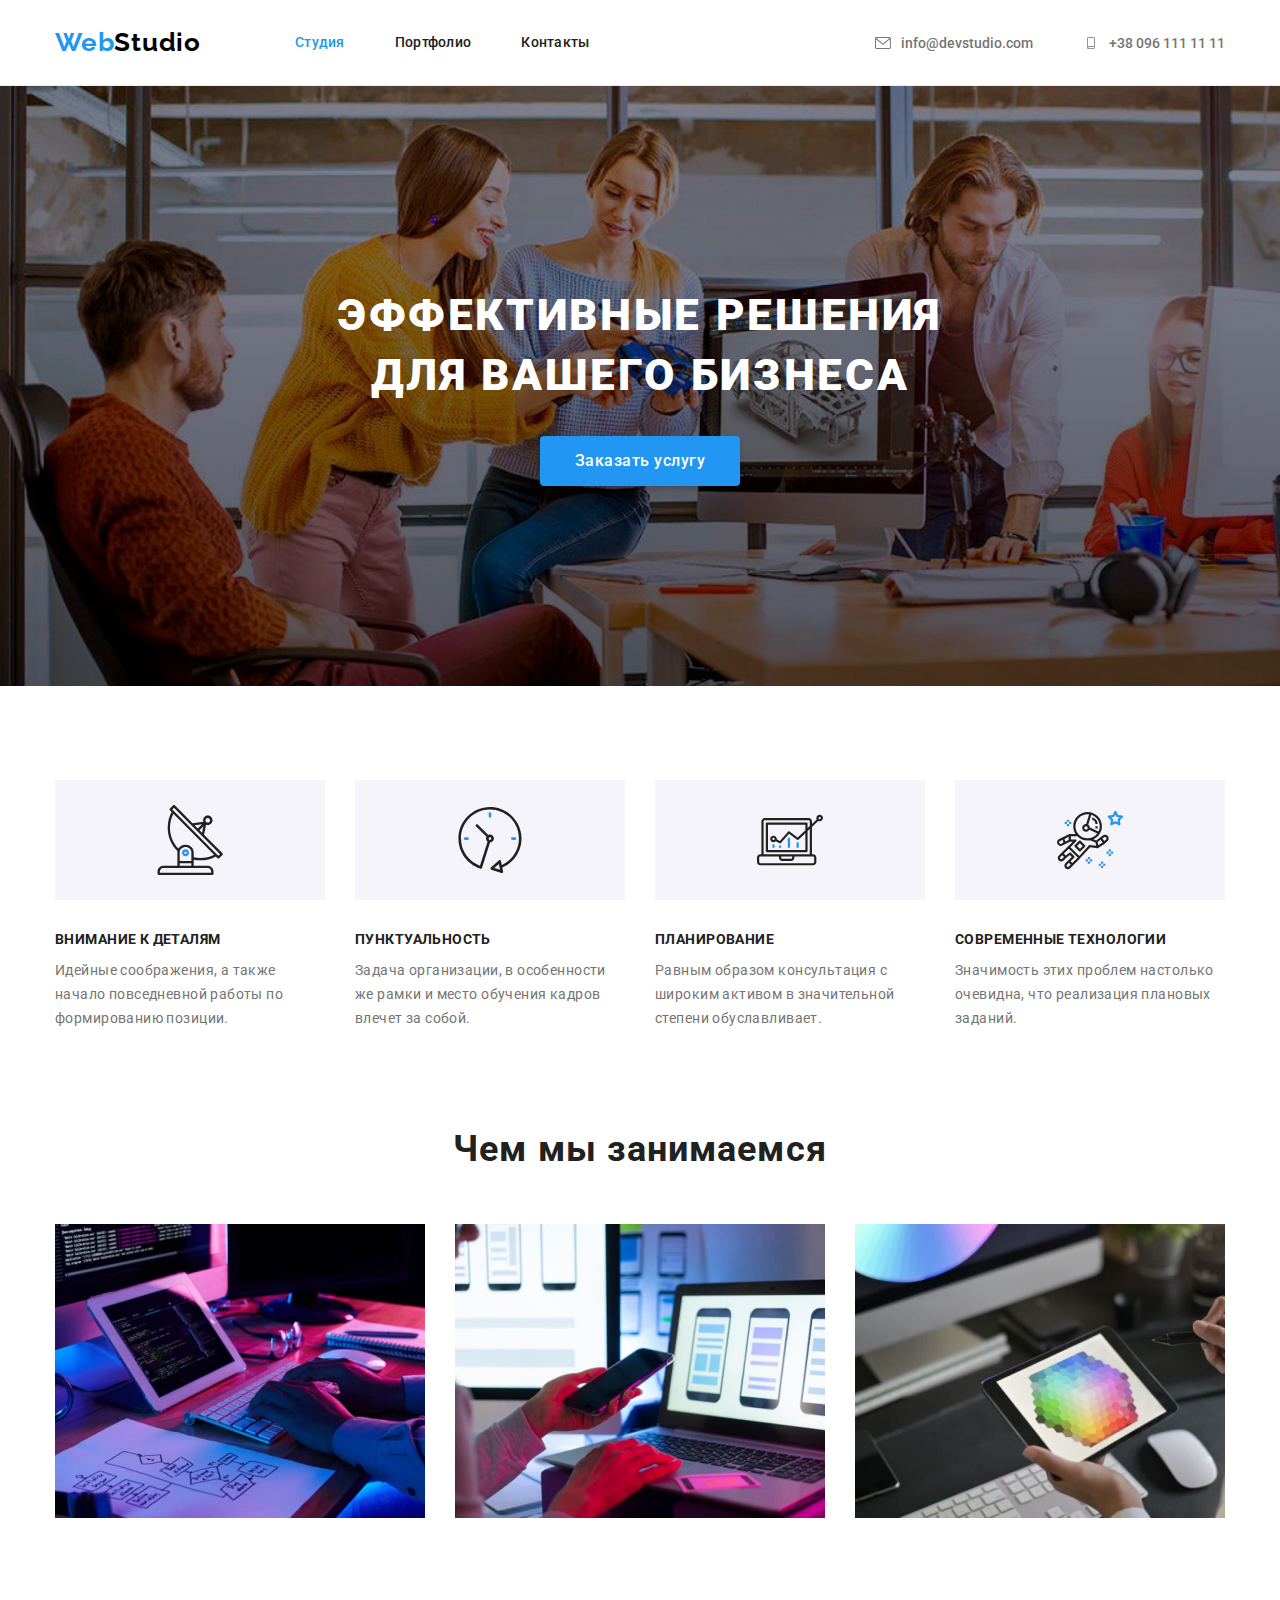
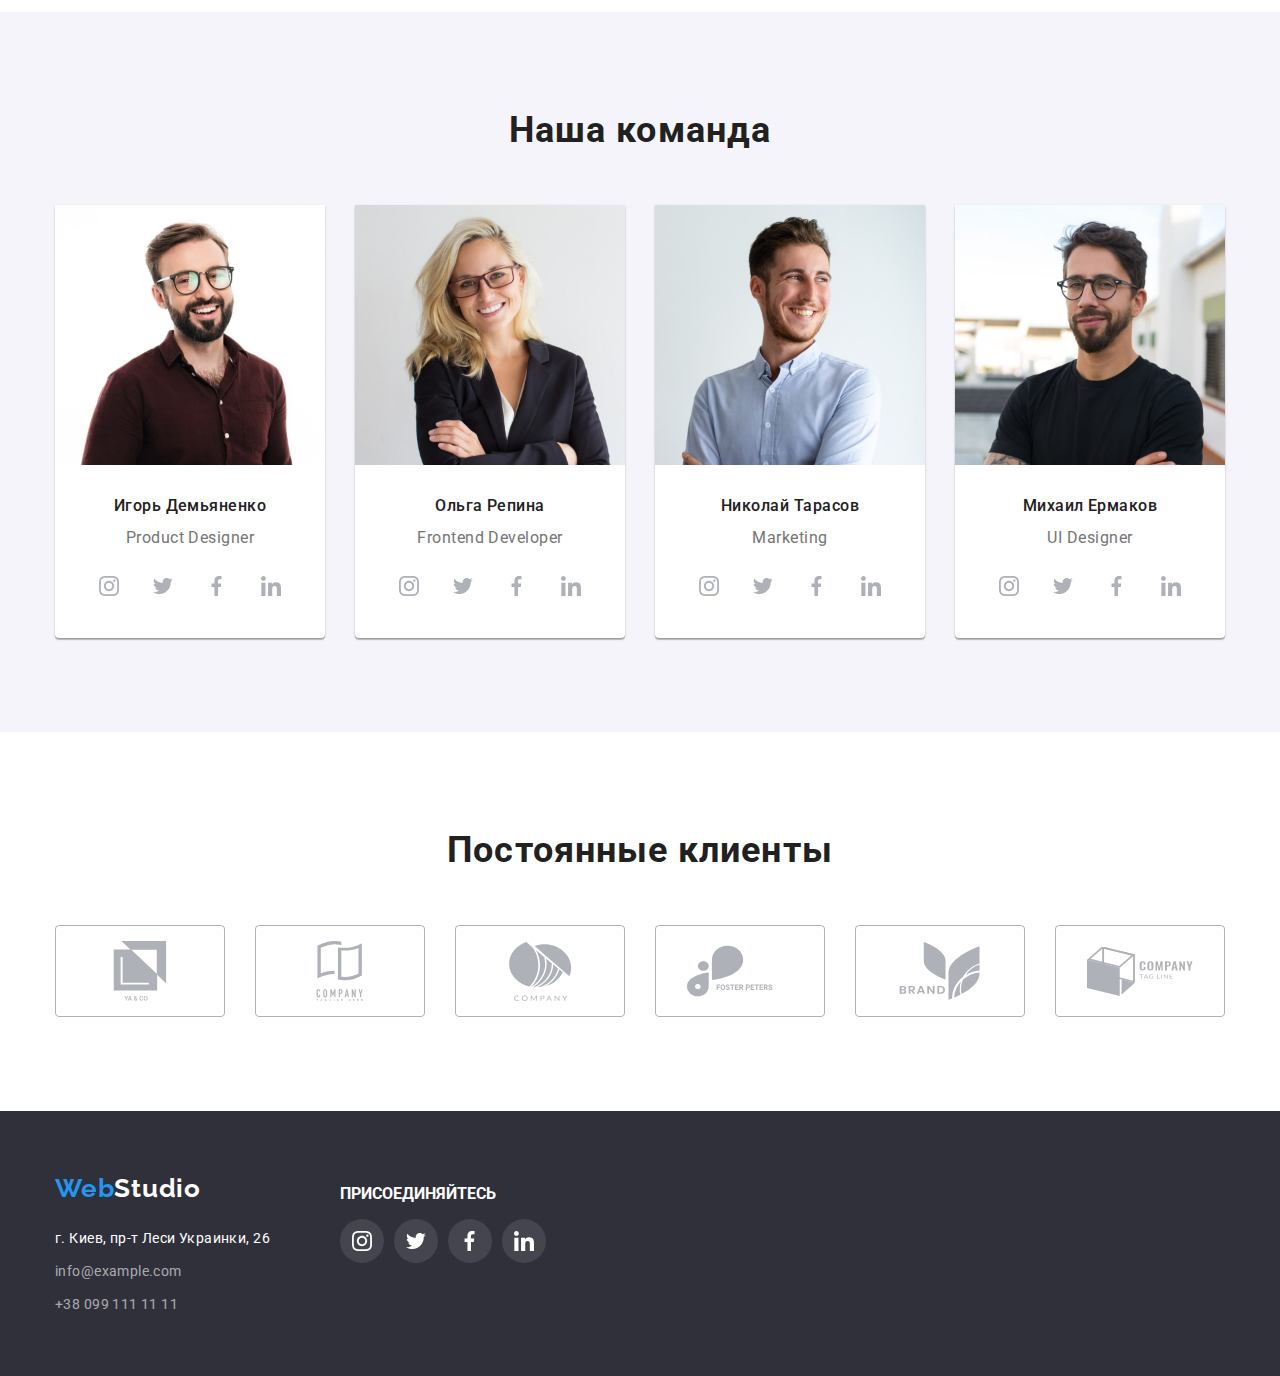
<file: index.html>
<!DOCTYPE html>
<html lang="en">
  <head>
    <meta charset="UTF-8" />
    <meta http-equiv="X-UA-Compatible" content="IE=edge" />
    <meta name="viewport" content="width=device-width, initial-scale=1.0" />
    <title>Document</title>
    <link
      rel="stylesheet"
      href="https://cdnjs.cloudflare.com/ajax/libs/modern-normalize/1.1.0/modern-normalize.css"
      integrity="sha512-Y0MM+V6ymRKN2zStTqzQ227DWhhp4Mzdo6gnlRnuaNCbc+YN/ZH0sBCLTM4M0oSy9c9VKiCvd4Jk44aCLrNS5Q=="
      crossorigin="anonymous"
      referrerpolicy="no-referrer"
    />

    <link rel="stylesheet" href="./css/styles-new.css" />
  </head>
  <body>
    <header class="header">
      <div class="container header-info">
        <nav class="menu">
          <a class="webstudio" href="./index.html"
            >Web<span class="colorstudio-top">Studio</span></a
          >
          <ul class="ul-menu">
            <li class="li-head-button">
              <a class="head-button active" href="./index.html">Студия</a>
            </li>
            <li class="li-head-button">
              <a class="head-button" href="./portfolio.html">Портфолио</a>
            </li>
            <li class="li-head-button">
              <a class="head-button" href="">Контакты</a>
            </li>
          </ul>
        </nav>

        <ul class="head-cotacts">
          <li class="head-cotacts-li">
            <a class="contacts-top" href="mailto:info@devstudio.com">
              <svg class="icons-contacts">
                <use class="test" href="./img/symbol-defs.svg#icon-mail"></use>
              </svg>
              info@devstudio.com
            </a>
          </li>
          <li class="head-cotacts-li">
            <a class="contacts-top" href="tel:+380961111111">
              <svg class="icons-contacts">
                <use
                  class="test"
                  href="./img/symbol-defs.svg#icon-phone-norm"
                ></use>
              </svg>
              +38 096 111 11 11
            </a>
          </li>
        </ul>
      </div>
    </header>

    <main>
      <!--==========================HERO-SECTION================================-->

      <section class="section hero-section">
        <div class="container">
          <div class="hero-content">
            <h1 class="texthello">Эффективные решения для вашего бизнеса</h1>
            <button class="button-main" type="button">Заказать услугу</button>
          </div>
        </div>
      </section>
      <!--==========================END-HERO-SECTION============================-->

      <!-- =========================SECTION-OUR-BENEFITS========================-->
      <section class="section our-benefits">
        <div class="container">
          <ul class="menu-feature">
            <li class="li-menu-feature">
              <svg class="div-feature-icons">
                <use href="./img/symbol-defs.svg#icon-plate-all"></use>
              </svg>
              <h3 class="feature">Внимание к деталям</h3>
              <p class="p-benefits-content">
                Идейные соображения, а также начало повседневной работы по
                формированию позиции.
              </p>
            </li>

            <li class="li-menu-feature">
              <svg class="div-feature-icons">
                <use href="./img/symbol-defs.svg#icon-clock-all"></use>
              </svg>
              <h3 class="feature">Пунктуальность</h3>
              <p class="p-benefits-content">
                Задача организации, в особенности же рамки и место обучения
                кадров влечет за собой.
              </p>
            </li>

            <li class="li-menu-feature">
              <svg class="div-feature-icons">
                <use href="./img/symbol-defs.svg#icon-chart-all"></use>
              </svg>
              <h3 class="feature">Планирование</h3>
              <p class="p-benefits-content">
                Равным образом консультация с широким активом в значительной
                степени обуславливает.
              </p>
            </li>

            <li class="li-menu-feature">
              <svg class="div-feature-icons">
                <use href="./img/symbol-defs.svg#icon-astronaut-all"></use>
              </svg>
              <h3 class="feature">Современные технологии</h3>
              <p class="p-benefits-content">
                Значимость этих проблем настолько очевидна, что реализация
                плановых заданий.
              </p>
            </li>
          </ul>
        </div>
      </section>
      <!-- =========================END-SECTION-OUR-BENEFITS====================-->

      <!-- =========================SECTION-WHAT-ARE-WE-DO====================-->
      <section class="section">
        <div class="container">
          <h2 class="what-are-wedoo-and-ourteam">Чем мы занимаемся</h2>
          <ul class="whatarewedo-list">
            <li class="whatarewedo-list-li">
              <img
                src="./img/s21.jpg"
                alt="coding"
                width="370"
                height="294"
                class="img"
              />
            </li>
            <li class="whatarewedo-list-li">
              <img
                src="./img/s22.jpg"
                alt="phoning"
                width="370"
                height="294"
                class="img"
              />
            </li>
            <li class="whatarewedo-list-li">
              <img
                src="./img/s23.jpg"
                alt="picturing"
                width="370"
                height="294"
                class="img"
              />
            </li>
          </ul>
        </div>
      </section>
      <!-- ================END-SECTION-WHAT-ARE-WE-DO====================-->

      <!-- ================SECTION-OUR-TEAM====================-->
      <section class="sectionourteam section">
        <div class="container">
          <h2 class="what-are-wedoo-and-ourteam">Наша команда</h2>
          <ul class="menu-people">
            <li class="name-box">
              <img src="./img/igor.jpg" alt="igor" width="270" height="260" />
              <div class="div-name-box">
                <h3 class="name">Игорь Демьяненко</h3>
                <p class="position">Product Designer</p>
                <ul class="social-links-list">
                  <li>
                    <a class="buttons-social-links" href="">
                      <svg class="icons-social-links">
                        <use href="./img/symbol-defs.svg#icon-instagram"></use>
                      </svg>
                    </a>
                  </li>
                  <li>
                    <a class="buttons-social-links" href="">
                      <svg class="icons-social-links">
                        <use href="./img/symbol-defs.svg#icon-twitter"></use>
                      </svg>
                    </a>
                  </li>
                  <li>
                    <a class="buttons-social-links" href="">
                      <svg class="icons-social-links">
                        <use href="./img/symbol-defs.svg#icon-fbook"></use>
                      </svg>
                    </a>
                  </li>
                  <li>
                    <a class="buttons-social-links" href="">
                      <svg class="icons-social-links">
                        <use href="./img/symbol-defs.svg#icon-in"></use>
                      </svg>
                    </a>
                  </li>
                </ul>
              </div>
            </li>

            <li class="name-box">
              <img src="./img/olga.jpg" alt="olga" width="270" height="260" />
              <div class="div-name-box">
                <h3 class="name">Ольга Репина</h3>
                <p class="position">Frontend Developer</p>
                <ul class="social-links-list">
                  <li>
                    <a class="buttons-social-links" href="">
                      <svg class="icons-social-links">
                        <use href="./img/symbol-defs.svg#icon-instagram"></use>
                      </svg>
                    </a>
                  </li>
                  <li>
                    <a class="buttons-social-links" href="">
                      <svg class="icons-social-links">
                        <use href="./img/symbol-defs.svg#icon-twitter"></use>
                      </svg>
                    </a>
                  </li>
                  <li>
                    <a class="buttons-social-links" href="">
                      <svg class="icons-social-links">
                        <use href="./img/symbol-defs.svg#icon-fbook"></use>
                      </svg>
                    </a>
                  </li>
                  <li>
                    <a class="buttons-social-links" href="">
                      <svg class="icons-social-links">
                        <use href="./img/symbol-defs.svg#icon-in"></use>
                      </svg>
                    </a>
                  </li>
                </ul>
              </div>
            </li>

            <li class="name-box">
              <img src="./img/kolya.jpg" alt="kolya" width="270" height="260" />

              <div class="div-name-box">
                <h3 class="name">Николай Тарасов</h3>
                <p class="position">Marketing</p>
                <ul class="social-links-list">
                  <li>
                    <a class="buttons-social-links" href="">
                      <svg class="icons-social-links">
                        <use href="./img/symbol-defs.svg#icon-instagram"></use>
                      </svg>
                    </a>
                  </li>
                  <li>
                    <a class="buttons-social-links" href="">
                      <svg class="icons-social-links">
                        <use href="./img/symbol-defs.svg#icon-twitter"></use>
                      </svg>
                    </a>
                  </li>
                  <li>
                    <a class="buttons-social-links" href="">
                      <svg class="icons-social-links">
                        <use href="./img/symbol-defs.svg#icon-fbook"></use>
                      </svg>
                    </a>
                  </li>
                  <li>
                    <a class="buttons-social-links" href="">
                      <svg class="icons-social-links">
                        <use href="./img/symbol-defs.svg#icon-in"></use>
                      </svg>
                    </a>
                  </li>
                </ul>
              </div>
            </li>

            <li class="name-box">
              <img
                src="./img/michael.jpg"
                alt="kolya"
                width="270"
                height="260"
              />

              <div class="div-name-box">
                <h3 class="name">Михаил Ермаков</h3>
                <p class="position">UI Designer</p>
                <ul class="social-links-list">
                  <li>
                    <a class="buttons-social-links" href="">
                      <svg class="icons-social-links">
                        <use href="./img/symbol-defs.svg#icon-instagram"></use>
                      </svg>
                    </a>
                  </li>
                  <li>
                    <a class="buttons-social-links" href="">
                      <svg class="icons-social-links">
                        <use href="./img/symbol-defs.svg#icon-twitter"></use>
                      </svg>
                    </a>
                  </li>
                  <li>
                    <a class="buttons-social-links" href="">
                      <svg class="icons-social-links">
                        <use href="./img/symbol-defs.svg#icon-fbook"></use>
                      </svg>
                    </a>
                  </li>
                  <li>
                    <a class="buttons-social-links" href="">
                      <svg class="icons-social-links">
                        <use href="./img/symbol-defs.svg#icon-in"></use>
                      </svg>
                    </a>
                  </li>
                </ul>
              </div>
            </li>
          </ul>
        </div>
      </section>
      <!-- ================END-SECTION-OUR-TEAM====================-->

      <!-- ================SECTION-OUR-CLIENTS====================-->
      <section class="section">
        <div class="container">
          <h2>Постоянные клиенты</h2>
          <ul class="section-clients">
            <li class="client-links">
              <a class="client-links-border" href="">
                <svg class="icons-clients">
                  <use href="./img/symbol-defs.svg#icon-clients-yaco"></use>
                </svg>
              </a>
            </li>
            <li class="client-links">
              <a class="client-links-border" href="">
                <svg class="icons-clients">
                  <use
                    href="./img/symbol-defs.svg#icon-clients-company-1"
                  ></use>
                </svg>
              </a>
            </li>
            <li class="client-links">
              <a class="client-links-border" href="">
                <svg class="icons-clients">
                  <use
                    href="./img/symbol-defs.svg#icon-clients-company-circle"
                  ></use>
                </svg>
              </a>
            </li>
            <li class="client-links">
              <a class="client-links-border" href="">
                <svg class="icons-clients">
                  <use
                    href="./img/symbol-defs.svg#icon-clients-foster-peters"
                  ></use>
                </svg>
              </a>
            </li>
            <li class="client-links">
              <a class="client-links-border" href="">
                <svg class="icons-clients">
                  <use href="./img/symbol-defs.svg#icon-clients-brand"></use>
                </svg>
              </a>
            </li>
            <li class="client-links">
              <a class="client-links-border" href="">
                <svg class="icons-clients">
                  <use
                    href="./img/symbol-defs.svg#icon-clients-company-last"
                  ></use>
                </svg>
              </a>
            </li>
          </ul>
        </div>
      </section>
      <!-- ================END-SECTION-OUR-CLIENTS====================-->
    </main>

    <footer class="podval">
      <div class="container footer-con">
        <div class="div-button-and-adress">
          <a class="lowwebstudio" href="./index.html"
            >Web<span class="webstudio-low">Studio</span></a
          >

          <address>
            <ul class="footer-adress">
              <li class="addr-prop">
                <p>г. Киев, пр-т Леси Украинки, 26</p>
              </li>

              <li class="li-footer">
                <a class="footer-adress-prop" href="mailto:info@devstudio.com"
                  >info@example.com</a
                >
              </li>

              <li class="li-footer">
                <a class="footer-adress-prop" href="tel:+380961111111"
                  >+38 099 111 11 11</a
                >
              </li>
            </ul>
          </address>
        </div>
        <div class="join-us">
          <p class="p-join-us">ПРИСОЕДИНЯЙТЕСЬ</p>
          <ul class="social-links-list-footer">
            <li>
              <a class="buttons-social-links-footer" href="">
                <svg class="icons-social-links-footer">
                  <use href="./img/symbol-defs.svg#icon-instagram"></use>
                </svg>
              </a>
            </li>
            <li>
              <a class="buttons-social-links-footer" href="">
                <svg class="icons-social-links-footer">
                  <use href="./img/symbol-defs.svg#icon-twitter"></use>
                </svg>
              </a>
            </li>
            <li>
              <a class="buttons-social-links-footer" href="">
                <svg class="icons-social-links-footer">
                  <use href="./img/symbol-defs.svg#icon-fbook"></use>
                </svg>
              </a>
            </li>
            <li>
              <a class="buttons-social-links-footer" href="">
                <svg class="icons-social-links-footer">
                  <use href="./img/symbol-defs.svg#icon-in"></use>
                </svg>
              </a>
            </li>
          </ul>
        </div>
      </div>
    </footer>
  </body>
</html>
</file>
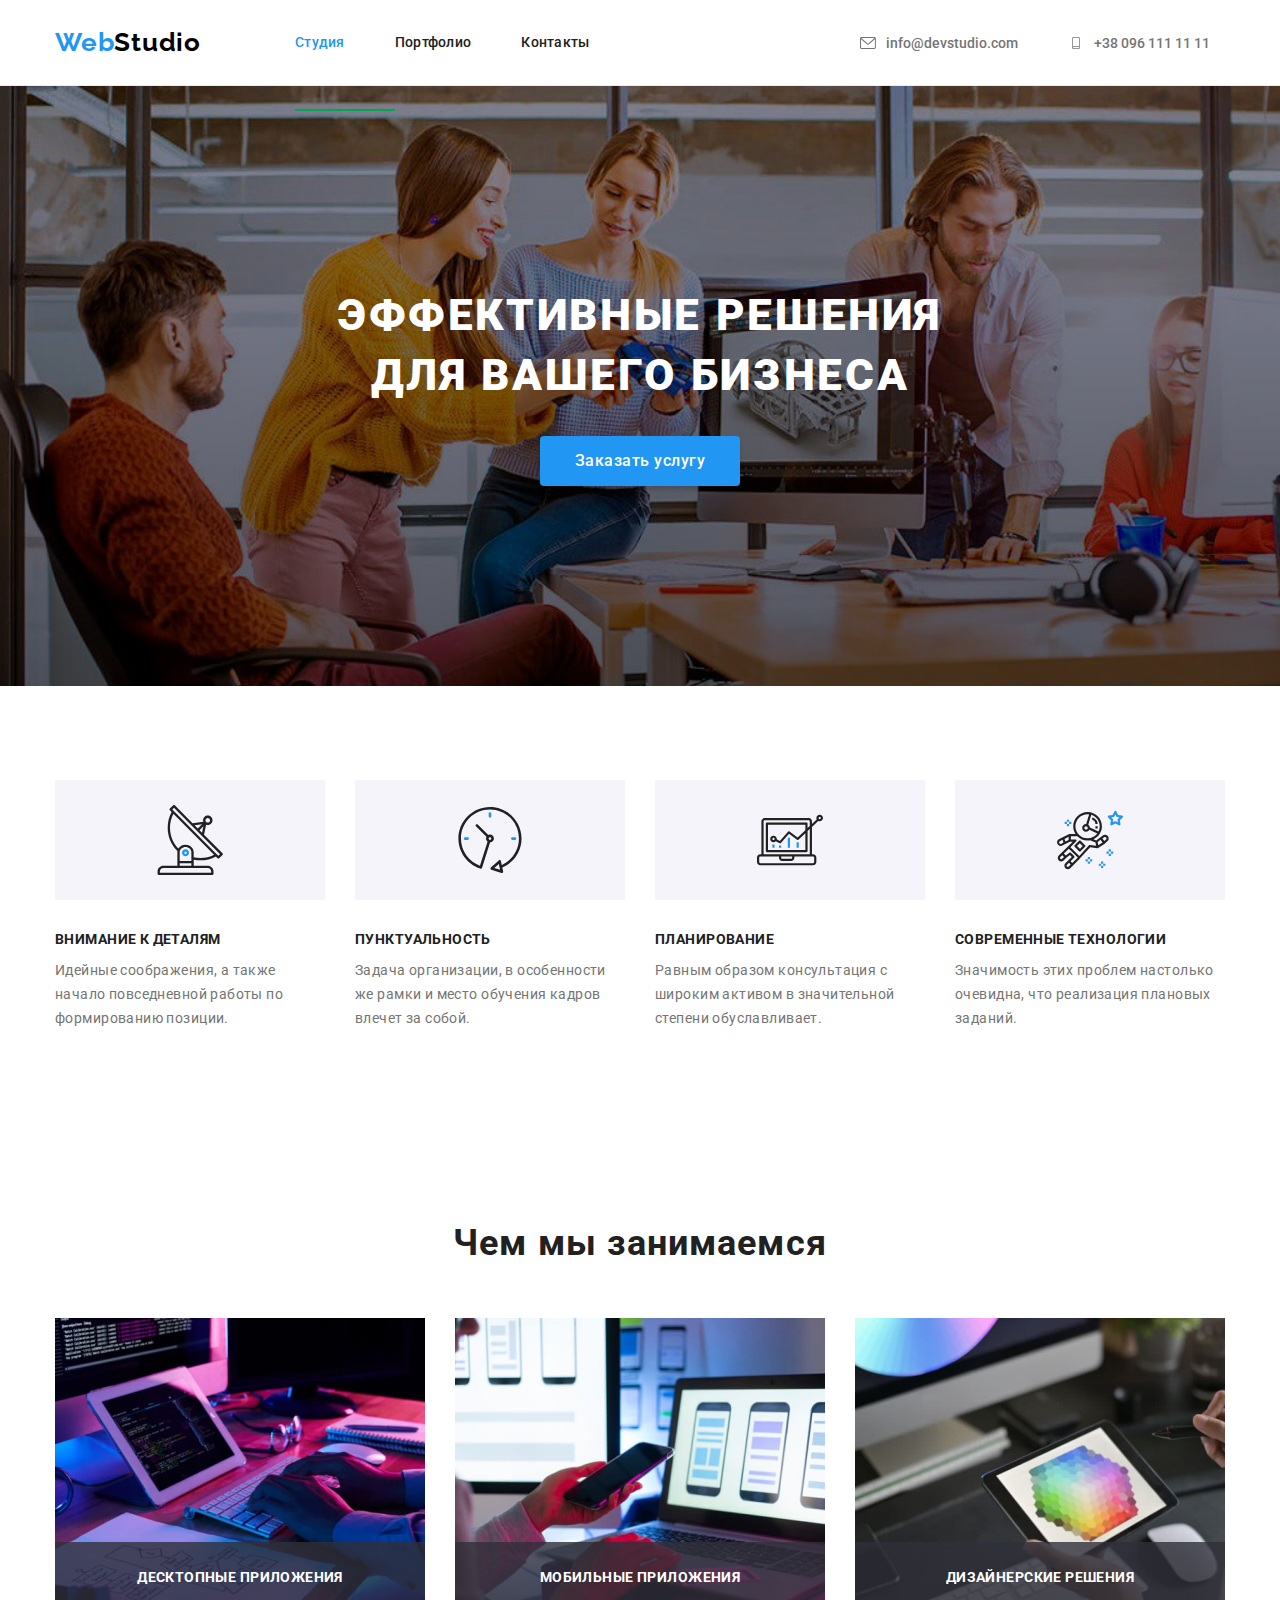
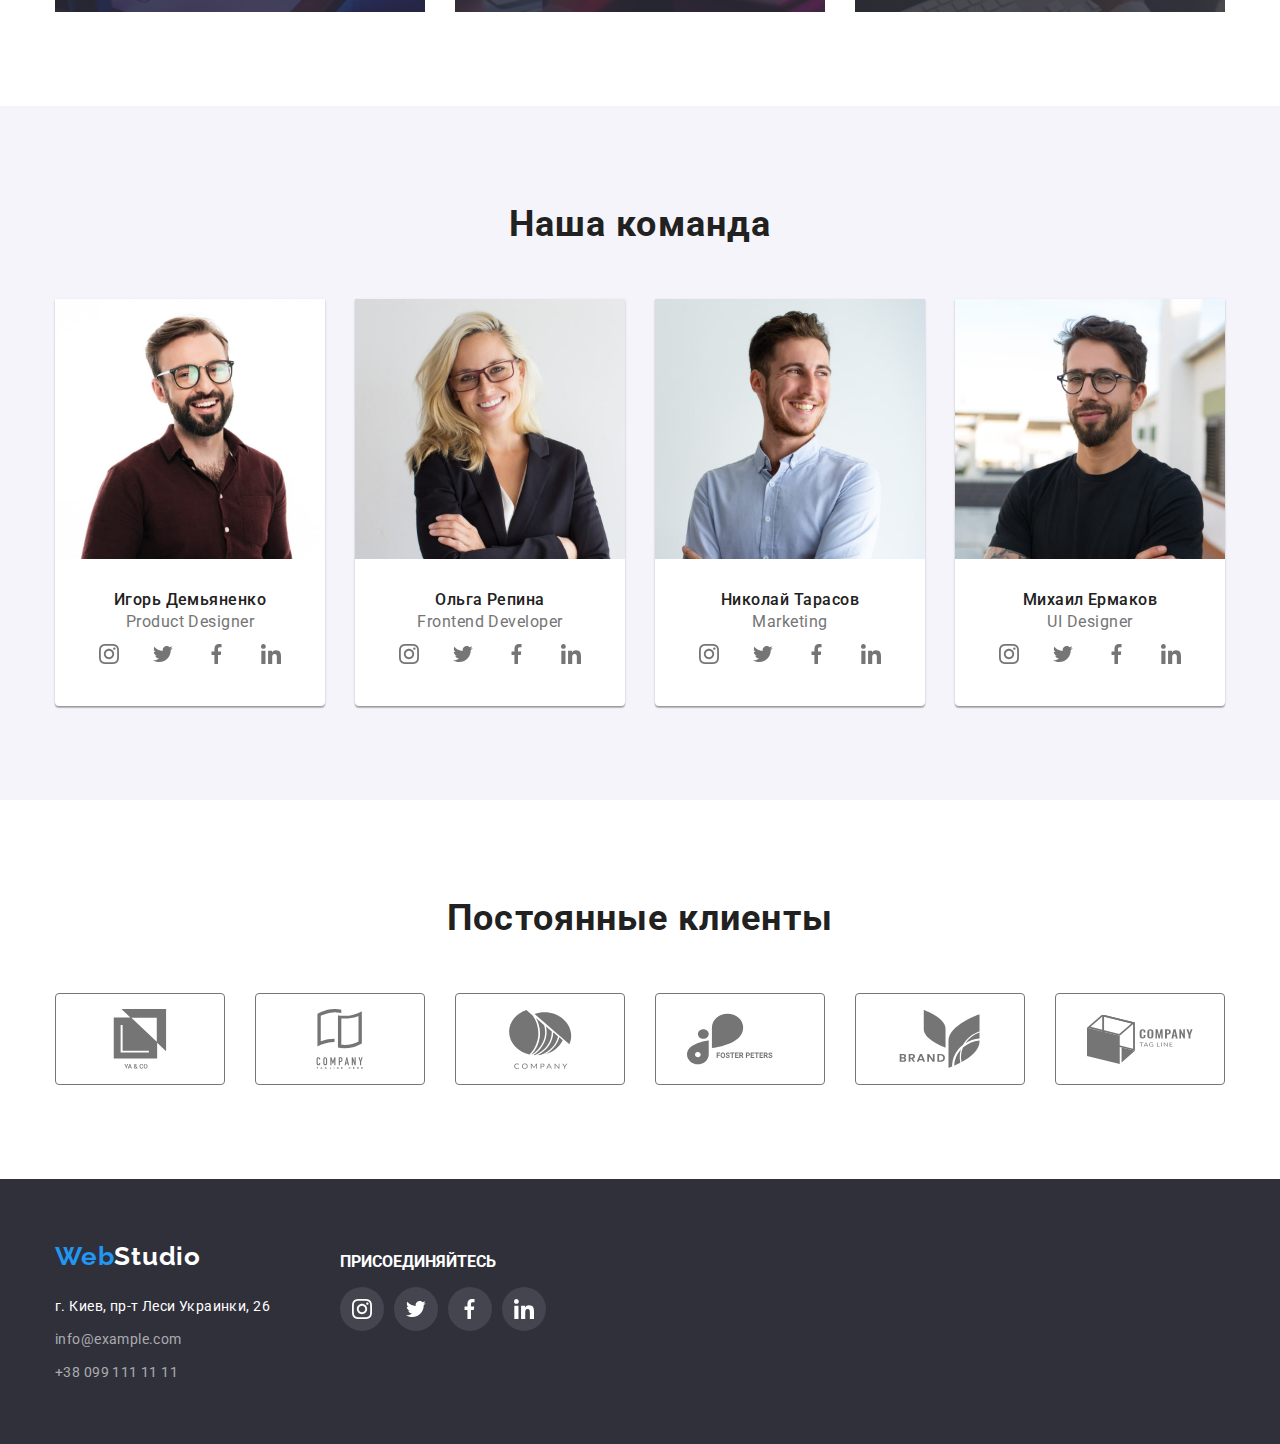
<file: papka/goit-markup-hw-04-main/index.html>
<!DOCTYPE html>
<html lang="en">
  <head>
    <meta charset="UTF-8" />
    <meta http-equiv="X-UA-Compatible" content="IE=edge" />
    <meta name="viewport" content="width=device-width, initial-scale=1.0" />
    <title>Document</title>
    <link rel="stylesheet" href="https://cdnjs.cloudflare.com/ajax/libs/modern-normalize/1.1.0/modern-normalize.css" integrity="sha512-Y0MM+V6ymRKN2zStTqzQ227DWhhp4Mzdo6gnlRnuaNCbc+YN/ZH0sBCLTM4M0oSy9c9VKiCvd4Jk44aCLrNS5Q==" crossorigin="anonymous" referrerpolicy="no-referrer" />
    <link rel="stylesheet" href="./css/styles-mutual.css" />
    <link rel="stylesheet" href="./css/styles-index.css" />
  </head>
  <body>
    <header class="header">
      <div class="container header-info">
        <nav class="menu">
        <a class="webstudio" href="./index.html"
        >Web<span class="colorstudio-top">Studio</span></a>
        <ul class="ul-menu">
          <li class="li-head-button">
            <a class="head-button active" href="./index.html">Студия</a>
          </li>
          <li class="li-head-button">
            <a class="head-button" href="./portfolio.html">Портфолио</a>
          </li>
          <li class="li-head-button">
            <a class="head-button" href="">Контакты</a>
          </li>
        </ul>
        </nav>

        <div class="div-contacts">
        <a class="contacts-top mail" href="mailto:info@devstudio.com">
          <svg class="icons-contacts">
            <use class="test" href="./img/symbol-defs.svg#icon-mail">
            </use>
          </svg>
          info@devstudio.com</a>
        <a class="contacts-top" href="tel:+380961111111">
          <svg class="icons-contacts">
            <use class="test" href="./img/symbol-defs.svg#icon-phone-norm">
            </use>
          </svg>
          +38 096 111 11 11</a>
        </div>
      </div>
    </header>

    <main>
<!--==========================HERO-SECTION================================-->
      <section class="hero-section section">
        <div class="container div-hero">
            <h1 class="texthello">
              Эффективные решения<br />
              для вашего бизнеса
            </h1>
            <button class="button-main" type="button">Заказать услугу</button>
          </div>
      </section>
<!--==========================END-HERO-SECTION============================-->


<!-- =========================SECTION-OUR-BENEFITS========================-->
<section class="section our-benefits">
  <div class="container">
    <ul class="menu-feature">
      <li class="li-menu-feature" >
          <svg class="div-feature-icons">
            <use href="./img/symbol-defs.svg#icon-plate-all"></use>
          </svg>
        <h3 class="feature">Внимание к деталям</h3>
        <p class="content f1">
          Идейные соображения, а также начало повседневной работы по формированию позиции.
        </p>
      </li>

      <li class="li-menu-feature" >
          <svg class="div-feature-icons">
            <use href="./img/symbol-defs.svg#icon-clock-all"></use>
          </svg>
        <h3 class="feature">Пунктуальность</h3>
        <p class="content f2">
          Задача организации, в особенности же рамки и место обучения кадров влечет за собой.
        </p>
      </li>

      <li class="li-menu-feature" >
          <svg class="div-feature-icons">
            <use href="./img/symbol-defs.svg#icon-chart-all"></use>
          </svg>
        <h3 class="feature">Планирование</h3>
        <p class="content f3">
          Равным образом консультация с широким активом в значительной степени обуславливает.
        </p>
      </li>

      <li class="li-menu-feature" >
          <svg class="div-feature-icons">
            <use href="./img/symbol-defs.svg#icon-astronaut-all"></use>
          </svg>
        <h3 class="feature">Современные технологии</h3>
        <p class="content f4">
          Значимость этих проблем настолько очевидна, что реализация плановых заданий.
        </p>
      </li>
    </ul>
  </div>

</section>
<!-- =========================END-SECTION-OUR-BENEFITS====================-->


<!-- =========================SECTION-WHAT-ARE-WE-DO====================-->
      <section class="whatarewedo-sec section">
        <div class="container">
          <h2 class="whtrwd-and-rtm">Чем мы занимаемся</h2>
          <ul class="whatarewedo-list">
           <li class="whatarewedo-list-li">
           <img src="./img/s21.jpg" alt="text" width="370" height="294" class="img"/>
           <div class="whatarewedo-list-li-div">
            <p class="whatarewedo-list-li-div-p">Десктопные приложения</p>
           </div>



          </li>
           <li class="whatarewedo-list-li">
            <img src="./img/s22.jpg" alt="text" width="370" height="294" class="img" />
            <div class="whatarewedo-list-li-div">
              <p class="whatarewedo-list-li-div-p">Мобильные приложения</p>
             </div>
            </li>
            <li class="whatarewedo-list-li">
            <img src="./img/s23.jpg" alt="text" width="370" height="294" class="img" />
            <div class="whatarewedo-list-li-div">
              <p class="whatarewedo-list-li-div-p">Дизайнерские решения</p>
             </div>
           </li>
         </ul>
        </div>
      </section>
<!-- ================END-SECTION-WHAT-ARE-WE-DO====================-->


<!-- ================SECTION-OUR-TEAM====================-->
      <section class="sectionourteam section">
        <div class="container">
        <h2 class="whtrwd-and-rtm">Наша команда</h2>
        <ul class="menu-people">
          <li class="name-box">
            <img src="./img/igor.jpg" alt="igor" width="270" height="260" />
            <div class="div-name-box">
              <h3 class="name">Игорь Демьяненко</h3>
              <p class="position">Product Designer</p>
              <ul class="social-links-list">
                <li>
                    <a class="buttons-social-links" href="">
                        <svg class="icons-social-links">
                            <use href="./img/symbol-defs.svg#icon-instagram"></use>
                          </svg>
                    </a>
                </li>
                <li>
                    <a class="buttons-social-links" href="">
                        <svg class="icons-social-links">
                            <use href="./img/symbol-defs.svg#icon-twitter"></use>
                          </svg>
                    </a>
                </li>
                <li>
                    <a class="buttons-social-links" href="">
                        <svg class="icons-social-links">
                            <use href="./img/symbol-defs.svg#icon-fbook"></use>
                          </svg>
                    </a>
                </li>
                <li>
                    <a class="buttons-social-links" href="">
                        <svg class="icons-social-links">
                            <use href="./img/symbol-defs.svg#icon-in"></use>
                          </svg>
                    </a>
                </li>
            </ul>
            </div>
          </li>
    
          <li class="name-box">
            <img src="./img/olga.jpg" alt="olga" width="270" height="260" />
            <div class="div-name-box">
              <h3 class="name">Ольга Репина</h3>
              <p class="position">Frontend Developer</p>
              <ul class="social-links-list">
                <li>
                    <a class="buttons-social-links" href="">
                        <svg class="icons-social-links">
                            <use href="./img/symbol-defs.svg#icon-instagram"></use>
                          </svg>
                    </a>
                </li>
                <li>
                    <a class="buttons-social-links" href="">
                        <svg class="icons-social-links">
                            <use href="./img/symbol-defs.svg#icon-twitter"></use>
                          </svg>
                    </a>
                </li>
                <li>
                    <a class="buttons-social-links" href="">
                        <svg class="icons-social-links">
                            <use href="./img/symbol-defs.svg#icon-fbook"></use>
                          </svg>
                    </a>
                </li>
                <li>
                    <a class="buttons-social-links" href="">
                        <svg class="icons-social-links">
                            <use href="./img/symbol-defs.svg#icon-in"></use>
                          </svg>
                    </a>
                </li>
            </ul>
            </div>
          </li>
    
          <li class="name-box">
           <img src="./img/kolya.jpg" alt="kolya" width="270" height="260" />
            
<div class="div-name-box">
  <h3 class="name">Николай Тарасов</h3>
  <p class="position">Marketing</p>
  <ul class="social-links-list">
    <li>
        <a class="buttons-social-links" href="">
            <svg class="icons-social-links">
                <use href="./img/symbol-defs.svg#icon-instagram"></use>
              </svg>
        </a>
    </li>
    <li>
        <a class="buttons-social-links" href="">
            <svg class="icons-social-links">
                <use href="./img/symbol-defs.svg#icon-twitter"></use>
              </svg>
        </a>
    </li>
    <li>
        <a class="buttons-social-links" href="">
            <svg class="icons-social-links">
                <use href="./img/symbol-defs.svg#icon-fbook"></use>
              </svg>
        </a>
    </li>
    <li>
        <a class="buttons-social-links" href="">
            <svg class="icons-social-links">
                <use href="./img/symbol-defs.svg#icon-in"></use>
              </svg>
        </a>
    </li>
</ul>
</div>
          </li>

          <li class="name-box">
            <img src="./img/michael.jpg" alt="kolya" width="270" height="260" />
           
           <div class="div-name-box">
            <h3 class="name">Михаил Ермаков</h3>
            <p class="position">UI Designer</p>
            <ul class="social-links-list">
              <li>
                  <a class="buttons-social-links" href="">
                      <svg class="icons-social-links">
                          <use href="./img/symbol-defs.svg#icon-instagram"></use>
                        </svg>
                  </a>
              </li>
              <li>
                  <a class="buttons-social-links" href="">
                      <svg class="icons-social-links">
                          <use href="./img/symbol-defs.svg#icon-twitter"></use>
                        </svg>
                  </a>
              </li>
              <li>
                  <a class="buttons-social-links" href="">
                      <svg class="icons-social-links">
                          <use href="./img/symbol-defs.svg#icon-fbook"></use>
                        </svg>
                  </a>
              </li>
              <li>
                  <a class="buttons-social-links" href="">
                      <svg class="icons-social-links">
                          <use href="./img/symbol-defs.svg#icon-in"></use>
                        </svg>
                  </a>
              </li>
          </ul>
           </div>
          </li>
        </ul>
      </div>
      </section>
<!-- ================END-SECTION-OUR-TEAM====================-->


<!-- ================SECTION-OUR-CLIENTS====================-->
<section class="section section-our-clients">
  <div class="container">
    <h2>Постоянные клиенты</h2>
    <ul class="section-clients">
      <li  class="client-links">
        <a class="client-links-border" href="">
          <svg class="icons-clients">
              <use href="./img/symbol-defs.svg#icon-clients-yaco"></use>
            </svg>
      </a>
    </li>
      <li  class="client-links">
        <a class="client-links-border" href="">
          <svg class="icons-clients">
              <use href="./img/symbol-defs.svg#icon-clients-company-1"></use>
            </svg>
      </a>
    </li>
      <li  class="client-links">
        <a class="client-links-border" href="">
          <svg class="icons-clients">
              <use href="./img/symbol-defs.svg#icon-clients-company-circle"></use>
            </svg>
      </a>
    </li>
      <li  class="client-links">
        <a class="client-links-border" href="">
          <svg class="icons-clients">
              <use href="./img/symbol-defs.svg#icon-clients-foster-peters"></use>
            </svg>
      </a>
    </li>
      <li  class="client-links">
        <a class="client-links-border" href="">
          <svg class="icons-clients">
              <use href="./img/symbol-defs.svg#icon-clients-brand"></use>
            </svg>
      </a>
    </li>
      <li  class="client-links">
        <a class="client-links-border" href="">
          <svg class="icons-clients">
              <use href="./img/symbol-defs.svg#icon-clients-company-last"></use>
            </svg>
      </a>
    </li>
    </ul>
  </div>
</section>
<!-- ================END-SECTION-OUR-CLIENTS====================-->
    </main>

    <footer class="podval">
<div class="container footer-con">
  <div class="div-button-and-adress">
    <a class="lowwebstudio" href="./index.html"
    >Web<span class="webstudio-low">Studio</span></a>
 
<address>
  <ul>
    <li class="addr-prop">
      <p>г. Киев, пр-т Леси Украинки, 26</p>
    </li>

    <li class="li-footer">
      <a class="mail-prop" href="mailto:info@devstudio.com"
        >info@example.com</a
      >
    </li>

    <li class="li-footer">
      <a class="tel-prop" href="tel:+380961111111">+38 099 111 11 11</a>
    </li>
  </ul>
</address>
</div>
<div class="join-us">
<p class="p-join-us">ПРИСОЕДИНЯЙТЕСЬ</p>
            <ul class="social-links-list-footer">
              <li>
                  <a class="buttons-social-links-footer" href="">
                      <svg class="icons-social-links-footer">
                          <use href="./img/symbol-defs.svg#icon-instagram"></use>
                        </svg>
                  </a>
              </li>
              <li>
                  <a class="buttons-social-links-footer" href="">
                      <svg class="icons-social-links-footer">
                          <use href="./img/symbol-defs.svg#icon-twitter"></use>
                        </svg>
                  </a>
              </li>
              <li>
                  <a class="buttons-social-links-footer" href="">
                      <svg class="icons-social-links-footer">
                          <use href="./img/symbol-defs.svg#icon-fbook"></use>
                        </svg>
                  </a>
              </li>
              <li>
                  <a class="buttons-social-links-footer" href="">
                      <svg class="icons-social-links-footer">
                          <use href="./img/symbol-defs.svg#icon-in"></use>
                        </svg>
                  </a>
              </li>
          </ul>
</div>
</div>
    </footer>
  </body>
</html>
</file>
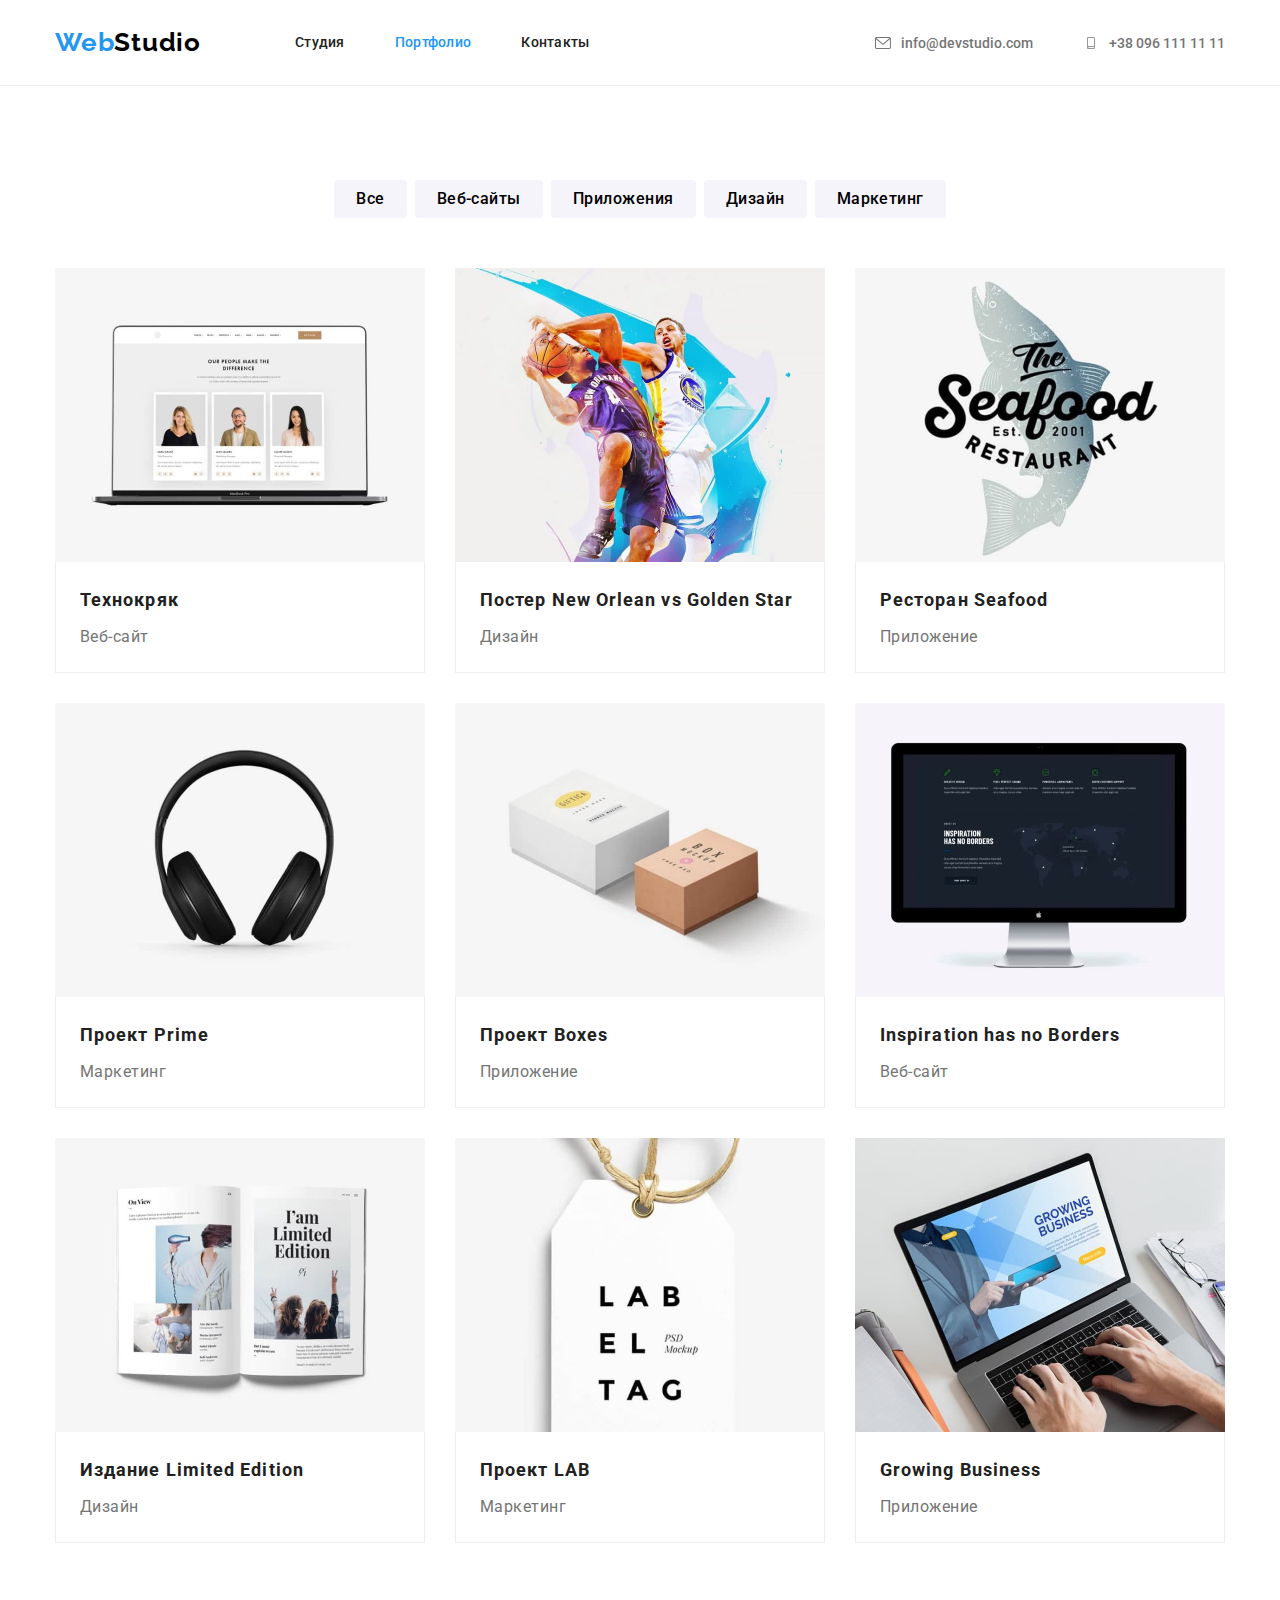
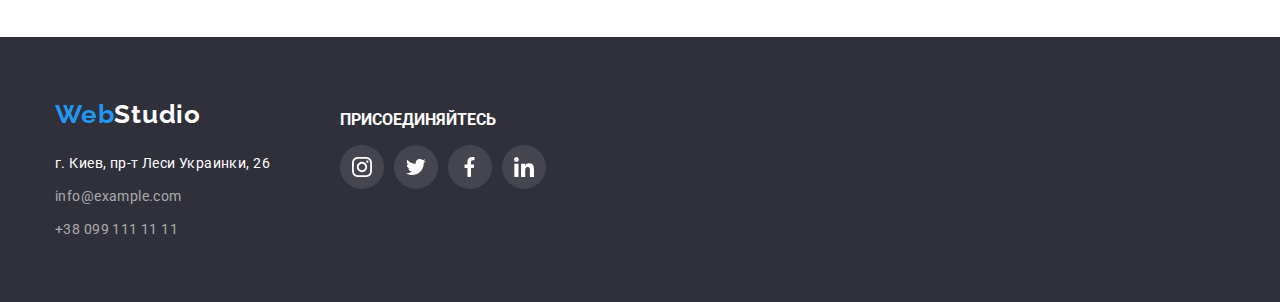
<file: portfolio.html>
<!DOCTYPE html>
<html lang="en">
  <head>
    <meta charset="UTF-8" />
    <meta http-equiv="X-UA-Compatible" content="IE=edge" />
    <meta name="viewport" content="width=device-width, initial-scale=1.0" />
    <title>Document</title>
    <link
      rel="stylesheet"
      href="https://cdnjs.cloudflare.com/ajax/libs/modern-normalize/1.1.0/modern-normalize.css"
      integrity="sha512-Y0MM+V6ymRKN2zStTqzQ227DWhhp4Mzdo6gnlRnuaNCbc+YN/ZH0sBCLTM4M0oSy9c9VKiCvd4Jk44aCLrNS5Q=="
      crossorigin="anonymous"
      referrerpolicy="no-referrer"
    />

    <link rel="stylesheet" href="./css/styles-new.css" />
  </head>
  <body>
    <header class="header">
      <div class="container header-info">
        <nav class="menu">
          <a class="webstudio" href="./index.html"
            >Web<span class="colorstudio-top">Studio</span></a
          >
          <ul class="ul-menu">
            <li class="li-head-button">
              <a class="head-button" href="./index.html">Студия</a>
            </li>
            <li class="li-head-button">
              <a class="head-button active" href="./portfolio.html"
                >Портфолио</a
              >
            </li>
            <li class="li-head-button">
              <a class="head-button" href="">Контакты</a>
            </li>
          </ul>
        </nav>

        <ul class="head-cotacts">
          <li class="head-cotacts-li">
            <a class="contacts-top" href="mailto:info@devstudio.com">
              <svg class="icons-contacts">
                <use class="test" href="./img/symbol-defs.svg#icon-mail"></use>
              </svg>
              info@devstudio.com
            </a>
          </li>
          <li class="head-cotacts-li">
            <a class="contacts-top" href="tel:+380961111111">
              <svg class="icons-contacts">
                <use
                  class="test"
                  href="./img/symbol-defs.svg#icon-phone-norm"
                ></use>
              </svg>
              +38 096 111 11 11
            </a>
          </li>
        </ul>
      </div>
    </header>

    <main>
      <section class="section portfolio">
        <div class="container">
          <ul class="button-list">
            <li class="button-li">
              <button class="button-class" type="button">Все</button>
            </li>
            <li class="button-li">
              <button class="button-class" type="button">Веб-сайты</button>
            </li>
            <li class="button-li">
              <button class="button-class" type="button">Приложения</button>
            </li>
            <li class="button-li">
              <button class="button-class" type="button">Дизайн</button>
            </li>
            <li class="button-li">
              <button class="button-class" type="button">Маркетинг</button>
            </li>
          </ul>

          <ul class="pic-list">
            <li class="box">
              <a>
                <img
                  src="./img/technokryak.jpg"
                  alt="technokryak pic"
                  width="370"
                  height="294"
                />

                <div class="box-text">
                  <h3 class="h3-pics">Технокряк</h3>
                  <p class="p-pics">Веб-сайт</p>
                </div>
              </a>
            </li>
            <li class="box">
              <a>
                <img
                  src="./img/poster.jpg"
                  alt="poster pic"
                  width="370"
                  height="294"
                />

                <div class="box-text">
                  <h3 class="h3-pics">Постер New Orlean vs Golden Star</h3>
                  <p class="p-pics">Дизайн</p>
                </div>
              </a>
            </li>
            <li class="box">
              <a>
                <img
                  src="./img/seafood.jpg"
                  alt="seafood pic"
                  width="370"
                  height="294"
                />

                <div class="box-text">
                  <h3 class="h3-pics">Ресторан Seafood</h3>
                  <p class="p-pics">Приложение</p>
                </div>
              </a>
            </li>
            <li class="box">
              <a>
                <img
                  src="./img/headphones.jpg"
                  alt="headphones pic"
                  width="370"
                  height="294"
                />

                <div class="box-text">
                  <h3 class="h3-pics">Проект Prime</h3>
                  <p class="p-pics">Маркетинг</p>
                </div>
              </a>
            </li>
            <li class="box">
              <a>
                <img
                  src="./img/boxes.jpg"
                  alt="boxes pic"
                  width="370"
                  height="294"
                />

                <div class="box-text">
                  <h3 class="h3-pics">Проект Boxes</h3>
                  <p class="p-pics">Приложение</p>
                </div>
              </a>
            </li>
            <li class="box">
              <a>
                <img
                  src="./img/appletop.jpg"
                  alt="appletop pic"
                  width="370"
                  height="294"
                />

                <div class="box-text">
                  <h3 class="h3-pics">Inspiration has no Borders</h3>
                  <p class="p-pics">Веб-сайт</p>
                </div>
              </a>
            </li>
            <li class="box">
              <a>
                <img
                  src="./img/book.jpg"
                  alt="book pic"
                  width="370"
                  height="294"
                />

                <div class="box-text">
                  <h3 class="h3-pics">Издание Limited Edition</h3>
                  <p class="p-pics">Дизайн</p>
                </div>
              </a>
            </li>
            <li class="box">
              <a>
                <img
                  src="./img/tag.jpg"
                  alt="tag pic"
                  width="370"
                  height="294"
                />

                <div class="box-text">
                  <h3 class="h3-pics">Проект LAB</h3>
                  <p class="p-pics">Маркетинг</p>
                </div>
              </a>
            </li>
            <li class="box">
              <a>
                <img
                  src="./img/laptop.jpg"
                  alt="laptop pic"
                  width="370"
                  height="294"
                />

                <div class="box-text">
                  <h3 class="h3-pics">Growing Business</h3>
                  <p class="p-pics">Приложение</p>
                </div>
              </a>
            </li>
          </ul>
        </div>
      </section>
    </main>

    <footer class="podval">
      <div class="container footer-con">
        <div class="div-button-and-adress">
          <a class="lowwebstudio" href="./index.html"
            >Web<span class="webstudio-low">Studio</span></a
          >

          <address>
            <ul class="footer-adress">
              <li class="addr-prop">
                <p>г. Киев, пр-т Леси Украинки, 26</p>
              </li>

              <li class="li-footer">
                <a class="footer-adress-prop" href="mailto:info@devstudio.com"
                  >info@example.com</a
                >
              </li>

              <li class="li-footer">
                <a class="footer-adress-prop" href="tel:+380961111111"
                  >+38 099 111 11 11</a
                >
              </li>
            </ul>
          </address>
        </div>
        <div class="join-us">
          <p class="p-join-us">ПРИСОЕДИНЯЙТЕСЬ</p>
          <ul class="social-links-list-footer">
            <li>
              <a class="buttons-social-links-footer" href="">
                <svg class="icons-social-links-footer">
                  <use href="./img/symbol-defs.svg#icon-instagram"></use>
                </svg>
              </a>
            </li>
            <li>
              <a class="buttons-social-links-footer" href="">
                <svg class="icons-social-links-footer">
                  <use href="./img/symbol-defs.svg#icon-twitter"></use>
                </svg>
              </a>
            </li>
            <li>
              <a class="buttons-social-links-footer" href="">
                <svg class="icons-social-links-footer">
                  <use href="./img/symbol-defs.svg#icon-fbook"></use>
                </svg>
              </a>
            </li>
            <li>
              <a class="buttons-social-links-footer" href="">
                <svg class="icons-social-links-footer">
                  <use href="./img/symbol-defs.svg#icon-in"></use>
                </svg>
              </a>
            </li>
          </ul>
        </div>
      </div>
    </footer>
  </body>
</html>
</file>
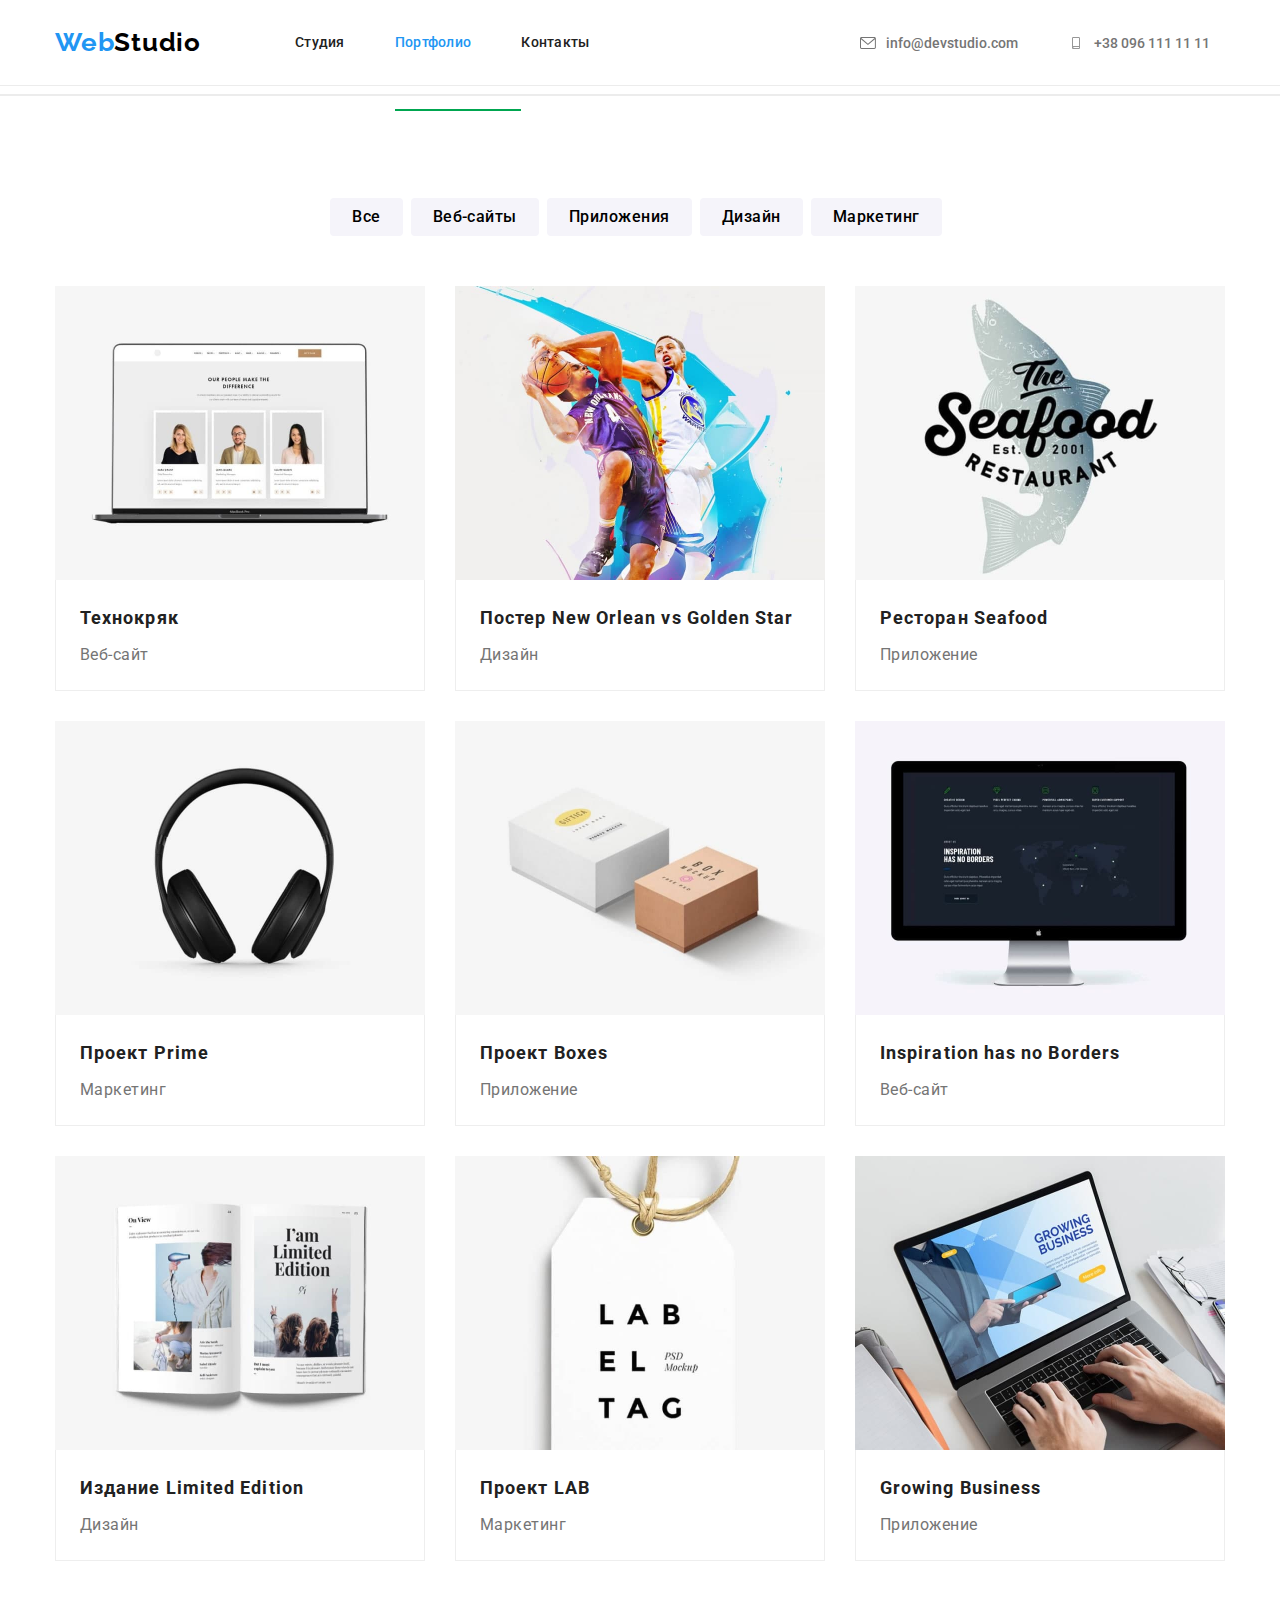
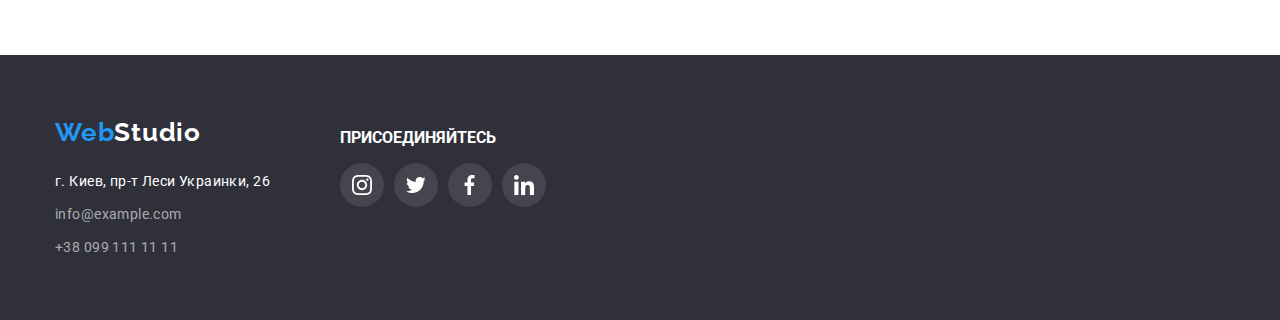
<file: papka/goit-markup-hw-04-main/portfolio.html>
<!DOCTYPE html>
<html lang="en">
  <head>
    <meta charset="UTF-8" />
    <meta http-equiv="X-UA-Compatible" content="IE=edge" />
    <meta name="viewport" content="width=device-width, initial-scale=1.0" />
    <title>Document</title>
    <link rel="stylesheet" href="https://cdnjs.cloudflare.com/ajax/libs/modern-normalize/1.1.0/modern-normalize.css" integrity="sha512-Y0MM+V6ymRKN2zStTqzQ227DWhhp4Mzdo6gnlRnuaNCbc+YN/ZH0sBCLTM4M0oSy9c9VKiCvd4Jk44aCLrNS5Q==" crossorigin="anonymous" referrerpolicy="no-referrer" />
    <link rel="stylesheet" href="./css/styles-mutual.css" />
    <link rel="stylesheet" href="./css/styles-portfolio.css" />
  </head>
  <body>
    <header class="header ">
      <div class="container header-info">
        <nav class="menu">
        <a class="webstudio" href="./index.html"
        >Web<span class="colorstudio-top">Studio</span></a>
        <ul class="ul-menu">
          <li class="li-head-button">
            <a class="head-button " href="./index.html">Студия</a>
          </li>
          <li class="li-head-button">
            <a class="head-button active" href="./portfolio.html">Портфолио</a>
          </li>
          <li class="li-head-button">
            <a class="head-button" href="">Контакты</a>
          </li>
        </ul>
        </nav>

        <div class="div-contacts">
        <a class="contacts-top mail" href="mailto:info@devstudio.com">
          <svg class="icons-contacts">
            <use class="test" href="./img/symbol-defs.svg#icon-mail">
            </use>
          </svg>
          info@devstudio.com</a>
        <a class="contacts-top" href="tel:+380961111111">
          <svg class="icons-contacts">
            <use class="test" href="./img/symbol-defs.svg#icon-phone-norm">
            </use>
          </svg>
          +38 096 111 11 11</a>
        </div>
      </div>
    </header>
    <hr class="line" />


    <main>

<section class="section portfolio">
  <div class="container">
    <ul class="filter-button-list">
      <li class="filter-button-li">
        <button class="button-class" type="button">Все</button>
      </li>
      <li class="filter-button-li">
        <button class="button-class" type="button">Веб-сайты</button>
      </li>
      <li class="filter-button-li">
        <button class="button-class" type="button">Приложения</button>
      </li>
      <li class="filter-button-li">
        <button class="button-class" type="button">Дизайн</button>
      </li>
      <li class="filter-button-li">
        <button class="button-class" type="button">Маркетинг</button>
      </li>
    </ul>

    <ul class="portfolio-pic-list">
      <li class="portfolio-box">
        <a>
            <img class="portfolio-box-img" 
            src="./img/technokryak.jpg"
            alt="technokryak pic"
            width="370"
            height="294"
          />
             <div class="image-overlay"></div>
          <div class="box-text"> 

            <h3 class="h3-pics">Технокряк</h3>
            <p class="p-pics">Веб-сайт</p>

          </div>
        </a>
      </li>
      <li class="portfolio-box">
        <a>
          <img class="portfolio-box-img" 
            src="./img/poster.jpg"
            alt="poster pic"
            width="370"
            height="294"
          />
             <div class="image-overlay"></div>

          <div class="box-text"> 
            <h3 class="h3-pics">Постер New Orlean vs Golden Star</h3>
            <p class="p-pics">Дизайн</p>
          </div>


        </a>
      </li>
      <li class="portfolio-box">
        <a>
          <img class="portfolio-box-img" 
            src="./img/seafood.jpg"
            alt="seafood pic"
            width="370"
            height="294"
          />
             <div class="image-overlay"></div>

          <div class="box-text"> 
            <h3 class="h3-pics">Ресторан Seafood</h3>
            <p class="p-pics">Приложение</p>
          </div>


        </a>
      </li>
      <li class="portfolio-box">
        <a>
          <img class="portfolio-box-img" 
            src="./img/headphones.jpg"
            alt="headphones pic"
            width="370"
            height="294"
          />
             <div class="image-overlay"></div>

          <div class="box-text"> 
            <h3 class="h3-pics">Проект Prime</h3>
            <p class="p-pics">Маркетинг</p>
          </div>


        </a>
      </li>
      <li class="portfolio-box">
        <a>
          <img class="portfolio-box-img" 
            src="./img/boxes.jpg"
            alt="boxes pic"
            width="370"
            height="294"
          />
             <div class="image-overlay"></div>

          <div class="box-text"> 
            <h3 class="h3-pics">Проект Boxes</h3>
            <p class="p-pics">Приложение</p>

          </div>


        </a>
      </li>
      <li class="portfolio-box">
        <a>
          <img class="portfolio-box-img" 
            src="./img/appletop.jpg"
            alt="appletop pic"
            width="370"
            height="294"
          />
             <div class="image-overlay"></div>

          <div class="box-text">
            <h3 class="h3-pics">Inspiration has no Borders</h3>
            <p class="p-pics">Веб-сайт</p>
           </div>


        </a>
      </li>
      <li class="portfolio-box">
        <a>
          <img  class="portfolio-box-img" src="./img/book.jpg" alt="book pic" width="370" height="294" />
          <div class="image-overlay"></div>

          <div class="box-text"> 
            <h3 class="h3-pics">Издание Limited Edition</h3>
            <p class="p-pics">Дизайн</p>
          </div>



        </a>
      </li>
      <li class="portfolio-box">
        <a>
          <img  class="portfolio-box-img" src="./img/tag.jpg" alt="tag pic" width="370" height="294" />
          <div class="image-overlay"></div>

          <div class="box-text">
            <h3 class="h3-pics">Проект LAB</h3>
            <p class="p-pics">Маркетинг</p>
           </div>



        </a>
      </li>
      <li class="portfolio-box">
        <a>
          <img class="portfolio-box-img" 
            src="./img/laptop.jpg"
            alt="laptop pic"
            width="370"
            height="294"
          />
             <div class="image-overlay"></div>

          <div class="box-text"> 
            <h3 class="h3-pics">Growing Business</h3>
            <p class="p-pics">Приложение</p>
          </div>


        </a>
      </li>
    </ul>
  </div>
</section>
    </main>

    <footer class="podval">
      <div class="container footer-con">
        <div class="div-button-and-adress">
          <a class="lowwebstudio" href="./index.html"
          >Web<span class="webstudio-low">Studio</span></a>
       
      <address>
        <ul>
          <li class="addr-prop">
            <p>г. Киев, пр-т Леси Украинки, 26</p>
          </li>
      
          <li class="li-footer">
            <a class="mail-prop" href="mailto:info@devstudio.com"
              >info@example.com</a
            >
          </li>
      
          <li class="li-footer">
            <a class="tel-prop" href="tel:+380961111111">+38 099 111 11 11</a>
          </li>
        </ul>
      </address>
      </div>
      <div class="join-us">
      <p class="p-join-us">ПРИСОЕДИНЯЙТЕСЬ</p>
                  <ul class="social-links-list-footer">
                    <li>
                        <a class="buttons-social-links-footer" href="">
                            <svg class="icons-social-links-footer">
                                <use href="./img/symbol-defs.svg#icon-instagram"></use>
                              </svg>
                        </a>
                    </li>
                    <li>
                        <a class="buttons-social-links-footer" href="">
                            <svg class="icons-social-links-footer">
                                <use href="./img/symbol-defs.svg#icon-twitter"></use>
                              </svg>
                        </a>
                    </li>
                    <li>
                        <a class="buttons-social-links-footer" href="">
                            <svg class="icons-social-links-footer">
                                <use href="./img/symbol-defs.svg#icon-fbook"></use>
                              </svg>
                        </a>
                    </li>
                    <li>
                        <a class="buttons-social-links-footer" href="">
                            <svg class="icons-social-links-footer">
                                <use href="./img/symbol-defs.svg#icon-in"></use>
                              </svg>
                        </a>
                    </li>
                </ul>
      </div>
      </div>
          </footer>
  </body>
</html>
</file>
<file: css/styles-new.css>
/*  =============TECH PART==============  */

@import url("https://fonts.googleapis.com/css2?family=Raleway:wght@700&family=Roboto:wght@400;500;700;900&display=swap");
:root {
  --black-color: black;
  --white-color: #ffffff;
  --hover-color: #2196f3;
  --h-color: #212121;
  --bg-color: #2f303a;
  --border-solid: #ececec;
  --content-color: #757575;
  --color-boxshadow: rgba(0, 0, 0, 0.15);
  --our-team-bg: #f5f4fa;
  --button-color: #2196f3;
  --button-hover: #188ce8;
  --footer-contacts: rgba(255, 255, 255, 0.6);
  --box-shadow-one: rgba(0, 0, 0, 0.12);
  --box-shadow-two: rgba(0, 0, 0, 0.14);
  --box-shadow-three: rgba(0, 0, 0, 0.2);
  --footer-links-bg: rgba(255, 255, 255, 0.1);
  --for-small-pics: #afb1b8;
}

*,
*::after,
*::before {
  box-sizing: border-box;
}

h1,
h2,
h3,
h4,
h5,
h6,
p {
  margin-top: 0;
}

.list {
  list-style: none;
  padding-left: 0;
  margin: 0;
}

.link {
  text-decoration: none;
  color: inherit;
}

img {
  display: block;
  max-width: 100%;
  height: auto;
}

ul {
  list-style-type: none;
  margin-top: 0;
  margin-bottom: 0;
  margin-left: 0; /* Отступ слева в браузере IE и Opera */
  padding-left: 0; /* Отступ слева в браузере Firefox, Safari, Chrome */
}

p {
  display: block;
  margin-block-start: 0;
  margin-block-end: 0;
  margin-inline-start: 0px;
  margin-inline-end: 0px;
  font-family: -apple-system, BlinkMacSystemFont, "Segoe UI", Roboto, Oxygen,
    Ubuntu, Cantarell, "Open Sans", "Helvetica Neue", sans-serif;
  letter-spacing: 3%;
}

body {
  font-family: "Roboto", sans-serif;
  color: var(--black-color);
  text-decoration: none;
}
/*color for 2 pages*/

.container {
  width: 1200px;
  margin-left: auto;
  margin-right: auto;
  padding-left: 15px;
  padding-right: 15px;
}

.section {
  padding-top: 94px;
  padding-bottom: 94px;
}

h2 {
  font-family: Roboto;
  font-style: normal;
  font-weight: bold;
  font-size: 36px;
  line-height: 136%;
  letter-spacing: 0.03em;
  white-space: nowrap;
  color: var(--h-color);
  display: flex;
  justify-content: center;
  margin-bottom: 50px;
}

/*  =============END TECH PART==============  */

/*  =============HEAD PART==============  */

.header {
  border-bottom: solid var(--border-solid) 1px;
  padding-bottom: 0px;
  padding-top: 0px;
}

.header-info {
  display: flex;
  align-items: center;
  justify-content: space-between;
}

.menu {
  display: flex;
  padding-top: 25px;
  padding-bottom: 25px;
}

.head-cotacts {
  display: flex;
  padding-top: 32px;
  padding-bottom: 32px;
}

.head-cotacts-li {
  margin-right: 50px;
}

.head-cotacts-li:last-child {
  margin-right: 0px;
}

.head-button {
  text-decoration: none;
  font-family: Roboto;
  font-style: normal;
  font-weight: 500;
  line-height: 136%;
  letter-spacing: 0.02em;
  font-size: 14px;
  color: var(--h-color);

  display: flex;
}

.active {
  color: var(--hover-color);
  text-decoration: none;
  font-family: Roboto;
  font-style: normal;
  font-weight: 500;
  line-height: 136%;
  letter-spacing: 0.02em;
  font-size: 14px;
}

.head-button:hover,
.head-button:focus {
  color: var(--hover-color);
}

.li-head-button {
  margin-right: 50px;
  display: flex;
}

.li-head-button:last-child {
  margin-right: 0px;
}

.ul-menu {
  display: flex;
  align-items: center;
  padding-left: 0;
  margin: 0px;
}

.li-menu {
  display: flex;
  justify-content: space-between;
}

.contacts-top {
  color: var(--content-color);
  white-space: nowrap;
  text-decoration: none;
  font-size: 14px;
  font-weight: 500;
  display: flex;
  justify-content: center;
  align-items: center;
}

.contacts-top:hover,
.contacts-top:focus {
  color: var(--hover-color);
}

.contacts-top:hover .icons-contacts {
  fill: var(--hover-color);
}

.contacts-top:focus .icons-contacts {
  fill: var(--hover-color);
}

.active {
  color: var(--hover-color);
}

.webstudio {
  text-decoration: none;
  font-family: Raleway;
  font-style: normal;
  font-weight: bold;
  font-size: 26px;
  line-height: 136%;
  letter-spacing: 0.03em;
  color: var(--hover-color);
  display: flex;
}

.colorstudio-top {
  color: var(--black-color);
  margin-right: 94px;
}

.icons-contacts {
  width: 16px;
  height: 12px;
  margin-right: 10px;
  fill: var(--content-color);
}

.icons-contacts:hover {
  fill: var(--hover-color);
}

/*  =============END HEAD PART==============  */

/*  =============HERO PART==============  */

.button-main {
  background: var(--button-color);
  box-shadow: 0px 4px 4px var(--color-boxshadow);
  border-radius: 4px;

  cursor: pointer;
  font-family: Roboto;
  font-style: normal;
  font-weight: 500;
  font-size: 16px;
  line-height: 187%;
  white-space: nowrap;
  text-align: center;
  letter-spacing: 0.03em;
  border: 0px;
  color: var(--white-color);
  width: 200px;
  height: 50px;
}

.button-main:hover {
  background: #188ce8;
  box-shadow: 0px 4px 4px rgba(0, 0, 0, 0.15);
  border-radius: 4px;
}

.hero-content {
  padding-left: 250px;
  padding-right: 250px;
  display: flex;
  flex-direction: column;
  align-items: center;
  justify-content: space-between;
}

.hero-section {
  background-image: linear-gradient(rgba(255, 255, 255, 0), rgba(0, 0, 0, 0.4)),
    url("/img/hero-bg.jpeg");
  background-size: cover;
  padding-top: 200px;
  padding-bottom: 200px;
}

.texthello {
  font-family: Roboto;
  font-style: normal;
  font-weight: 900;
  font-size: 44px;
  line-height: 136%;
  margin-bottom: 30px;
  text-align: center;
  letter-spacing: 0.06em;
  text-transform: uppercase;
  color: var(--white-color);
}

/*  =============END HERO PART==============  */

/*  =============OUR BENEFITS PART==============  */

.our-benefits {
  padding-bottom: 0px;
}

.menu-feature {
  display: flex;
  justify-content: center;
  margin-left: -30px;
  margin-top: -30px;
}

.li-menu-feature {
  display: flex;
  justify-content: flex-start;
  flex-wrap: wrap;
  margin-left: 30px;
  margin-top: 30px;
  flex-basis: calc((100% - 120px) / 4);
}

.feature {
  font-family: Roboto;
  font-style: normal;
  font-weight: bold;
  font-size: 14px;
  line-height: 136%;
  white-space: nowrap;
  letter-spacing: 0.03em;
  text-transform: uppercase;
  color: var(--h-color);
  display: flex;
  justify-content: flex-start;
  margin-top: 30px;
  margin-bottom: 10px;
}

.social-links-list {
  display: flex;
  justify-content: space-between;
  flex-direction: row;
}

.div-feature-icons {
  display: flex;
  width: 270px;
  height: 120px;
  background-color: var(--our-team-bg);
  padding: 25px 102px 25px 102px;
}

.p-benefits-content {
  font-family: Roboto;
  font-style: normal;
  font-weight: normal;
  font-size: 14px;
  line-height: 171%;
  letter-spacing: 0.03em;
  color: var(--content-color);
}

/*  =============END OUR BENEFITS PART==============  */

/*  =============WHAT ARE WE DO PART==============  */

.whatarewedo-list {
  display: flex;
  justify-content: center;
  flex-wrap: wrap;
  margin-left: -30px;
  margin-top: -30px;
}

.whatarewedo-list-li {
  display: flex;
  flex-wrap: wrap;
  margin-left: 30px;
  margin-top: 30px;
  flex-basis: calc((100% - 90px) / 3);
}
/*  =============END WHAT ARE WE DO PART==============  */

/*  =============OUR TEAM PART==============  */
.sectionourteam {
  background-color: var(--our-team-bg);
}

.menu-people {
  display: flex;
  flex-wrap: wrap;
  margin-left: -30px;
  margin-top: -30px;
}

.name-box {
  background: var(--white-color);
  box-shadow: 0px 1px 3px var(--box-shadow-one),
    0px 1px 1px var(--box-shadow-two), 0px 2px 1px var(--box-shadow-three);
  border-radius: 0px 0px 4px 4px;
  margin-left: 30px;
  margin-top: 30px;
  flex-basis: calc((100% - 120px) / 4);
}

.div-name-box {
  padding: 30px 32px 30px 32px;
}

.name {
  font-family: Roboto;
  font-style: normal;
  font-weight: 500;
  font-size: 16px;
  line-height: 136%;
  /* identical to box height */
  white-space: nowrap;
  text-align: center;
  letter-spacing: 0.03em;
  margin-bottom: 10px;
  color: var(--h-color);
}

.position {
  font-family: Roboto;
  font-style: normal;
  font-weight: normal;
  font-size: 16px;
  line-height: 136%;
  white-space: nowrap;
  text-align: center;
  letter-spacing: 0.03em;
  color: var(--content-color);
  margin-bottom: 16px;
}

.icons-social-links {
  fill: var(--for-small-pics);
  width: 20px;
  height: 20px;
}

.social-links-list {
  margin-right: 10px;
}

.social-links-list:last-child {
  margin-right: 0px;
}

.buttons-social-links:hover .icons-social-links {
  fill: var(--white-color);
}

/*  =============END OUR TEAM PART==============  */

/*  =============OUR CLIENTS PART==============  */

.section-clients {
  display: flex;
  flex-wrap: wrap;
  margin-left: -30px;
  margin-top: -30px;
}

.client-links {
  display: flex;
  justify-content: center;
  align-items: center;
  margin-left: 30px;
  margin-top: 30px;
  flex-basis: calc((100% - 180px) / 6);
}

.icons-clients {
  width: 106px;
  height: 60px;
  fill: var(--for-small-pics);
  display: flex;
}

.client-links-border {
  width: 170px;
  height: 92px;
  border: 1px solid var(--for-small-pics);
  border-radius: 4px;
  display: flex;
  justify-content: center;
  align-items: center;
}

.client-links:hover .client-links-border .icons-clients {
  fill: var(--hover-color);
}

.client-links-border:hover {
  border: 1px solid var(--hover-color);
}

.buttons-social-links {
  padding: 0;
  border: none;
  border-radius: 50%;
  width: 44px;
  height: 44px;
  background-color: var(--white-color);
  display: flex;
  justify-content: center;
  align-items: center;
  cursor: pointer;
}

.buttons-social-links:hover {
  background-color: var(--hover-color);
}

/*  =============END OUR CLIENTS PART==============  */

/*  =============FOOTER PART==============  */
.podval {
  background-color: var(--bg-color);
}

.footer-con {
  padding-top: 60px;
  padding-bottom: 60px;
  display: flex;
  background-color: var(--bg-color);
}

.div-button-and-adress {
  margin-right: 70px;
}

.lowwebstudio {
  text-decoration: none;
  font-family: Raleway;
  font-style: normal;
  font-weight: bold;
  font-size: 26px;
  line-height: 136%;
  /* identical to box height */
  display: flex;
  letter-spacing: 0.03em;
  color: var(--hover-color);
}

.webstudio-low {
  color: white;
}

.addr-prop {
  font-family: Roboto;
  font-style: normal;
  font-weight: normal;
  font-size: 14px;
  line-height: 171%;
  /* or 171% */
  letter-spacing: 0.03em;
  color: var(--white-color);
}

.footer-adress {
  margin-top: 20px;
}

.li-footer {
  margin-top: 9px;
}

.footer-adress-prop {
  text-decoration: none;
  font-family: Roboto;
  font-style: normal;
  font-weight: normal;
  font-size: 14px;
  line-height: 171%;
  letter-spacing: 0.03em;
  color: var(--footer-contacts);
}
/* footer end*/

.footer-adress-prop:hover,
.footer-adress-prop:focus {
  color: var(--hover-color);
}

.p-join-us {
  width: 145px;
  height: 16px;
  font-weight: 700;
  line-height: 136%;
  margin-bottom: 20px;
  color: var(--white-color);
  margin-top: 12px;
}

.buttons-social-links-footer {
  padding: 0;
  border: none;
  border-radius: 50%;
  width: 44px;
  height: 44px;
  background-color: var(--footer-links-bg);
  display: flex;
  justify-content: center;
  align-items: center;
  cursor: pointer;
  margin-right: 10px;
}

.social-links-list-footer {
  display: flex;
  padding: 0px;
}

.icons-social-links-footer {
  fill: var(--white-color);
  width: 20px;
  height: 20px;
}

.buttons-social-links-footer:hover {
  background-color: var(--hover-color);
}

/*=============================PORTFOLIO===================================*/

.button-class {
  background: var(--our-team-bg);
  border-radius: 4px;
  font-family: Roboto;
  font-style: normal;
  font-weight: 500;
  font-size: 16px;
  line-height: 162%;
  /* identical to box height, or 162% */
  padding: 6px 22px 6px 22px;
  text-align: center;
  letter-spacing: 0.03em;
  border: 0px;
  color: var(--black-color);
  cursor: pointer;
}

.button-class:hover,
.button-class:focus {
  background: var(--hover-color);
  /* shadow-middle */
  color: white;
  box-shadow: 0px 3px 1px rgba(0, 0, 0, 0.1), 0px 1px 2px rgba(0, 0, 0, 0.08),
    0px 2px 2px var(--box-shadow-one);
  border-radius: 4px;
  padding: 6px 22px 6px 22px;
}

.h3-pics {
  font-family: Roboto;
  font-style: normal;
  font-weight: bold;
  font-size: 18px;
  line-height: 200%;
  /* identical to box height, or 200% */
  margin: 0;
  letter-spacing: 0.06em;
  color: var(--h-color);
  margin-bottom: 4px;
}

.p-pics {
  font-family: Roboto;
  font-style: normal;
  font-weight: normal;
  font-size: 16px;
  line-height: 187%;
  /* identical to box height, or 187% */
  letter-spacing: 0.03em;
  color: var(--content-color);
}

.podval-portfolio {
  background: var(--bg-color);
}

.button-list {
  display: flex;
  justify-content: center;
  margin-bottom: 50px;
}

.button-li {
  margin-right: 8px;
}

.button-li:last-child {
  margin-right: 0px;
}

.pic-list {
  display: flex;
  flex-wrap: wrap;
  margin-top: -30px;
  margin-left: -30px;
}

.box {
  background: var(--white-color);

  box-sizing: border-box;
  margin-top: 30px;
  margin-left: 30px;
  flex-basis: calc((100% - 90px) / 3);
}

.box:hover {
  box-shadow: 0px 1px 1px rgba(0, 0, 0, 0.12), 0px 4px 4px rgba(0, 0, 0, 0.06),
    1px 4px 6px rgba(0, 0, 0, 0.16);
}

.portfolio {
  padding-top: 94px;
}

.box-text {
  padding: 20px 24px 20px 24px;
  border-left: 1px solid #eeeeee;
  border-bottom: 1px solid #eeeeee;
  border-right: 1px solid #eeeeee;
}
</file>
<file: papka/goit-markup-hw-04-main/css/styles-mutual.css>
@import url("https://fonts.googleapis.com/css2?family=Raleway:wght@700&family=Roboto:wght@400;500;700;900&display=swap");

:root {
  --black-color: black;
  --white-color: #ffffff;
  --hover-color: #2196f3;
  --h-color: #212121;
  --bg-color: #2f303a;
  --border-solid: #ececec;
  --content-color: #757575;
  --color-boxshadow: rgba(0, 0, 0, 0.15);
  --our-team-bg: #f5f4fa;
  --button-color: #2196f3;
  --button-hover: #188ce8;
  --footer-contacts: rgba(255, 255, 255, 0.6);
  --box-shadow-one: rgba(0, 0, 0, 0.12);
  --box-shadow-two: rgba(0, 0, 0, 0.14);
  --box-shadow-three: rgba(0, 0, 0, 0.2);
  --footer-links-bg: rgba(255, 255, 255, 0.1);
}

html {
  box-sizing: border-box;
}

*,
*::after,
*::before {
  box-sizing: inherit;
}

h1,
h2,
h3,
h4,
h5,
h6,
p {
  margin: 0;
}

.list {
  list-style: none;
  padding-left: 0;
  margin: 0;
}

.link {
  text-decoration: none;
  color: inherit;
}

img {
  display: block;
  max-width: 100%;
  height: auto;
}

body {
  font-family: "Roboto", sans-serif;
  color: var(--black-color);
  text-decoration: none;
}
/*color for 2 pages*/

.container {
  width: 1200px;
  margin-left: auto;
  margin-right: auto;
  padding-left: 15px;
  padding-right: 15px;
}

.break {
  flex-basis: 100%;
  height: 0;
}

.icons-social-links {
  fill: var(--content-color);
  width: 20px;
  height: 20px;
}

.social-links-list {
  display: flex;
  justify-content: space-between;
  flex-direction: row;
  padding: 0px;
}

.section {
  padding-top: 94px;
  padding-bottom: 94px;
}

.header {
  border-bottom: solid var(--border-solid) 1px;
  padding-bottom: 0px;
  padding-top: 0px;
}

.header-info {
  display: flex;
  align-items: center;
  justify-content: space-between;
}

.div-contacts {
  display: flex;
}

.menu {
  display: flex;
  padding-top: 25px;
  padding-bottom: 25px;
}

.ul-menu {
  position: relative;
  display: flex;
  align-items: center;
  padding-left: 0;
}

.li-menu {
  display: flex;
  justify-content: space-between;
}

/*head start*/

img {
  margin: 0px;
  padding: 0px;
}

.webstudio {
  text-decoration: none;
  font-family: Raleway;
  font-style: normal;
  font-weight: bold;
  font-size: 26px;
  line-height: 136%;
  letter-spacing: 0.03em;
  color: var(--hover-color);
  display: flex;
}

.contacts-top {
  color: var(--content-color);
  white-space: nowrap;
  text-decoration: none;
  font-size: 14px;
  font-weight: 500;
  display: flex;
  justify-content: center;
  align-items: center;
  transition-property: color;
  transition-duration: 250ms;
  transition-timing-function: cubic-bezier(0.4, 0, 0.2, 1);
}

.contacts-top:last-child {
  padding-right: 15px;
}

.mail {
  margin-right: 50px;
}

.contacts-top:hover,
.contacts-top:focus {
  color: var(--hover-color);
}

.colorstudio-top {
  color: var(--black-color);
  padding-right: 94px;
}

.li-head-button {
  position: relative;
  color: #00a650; /*задаём цвет ссылки*/
  cursor: pointer;
  line-height: 1; /*задаём высоту строки*/
  text-decoration: none; /*убираем подчёркивание*/
  padding-right: 50px;
  display: flex;
}

.head-button {
  text-decoration: none;
  font-family: Roboto;
  font-style: normal;
  font-weight: 500;
  line-height: 136%;
  letter-spacing: 0.02em;
  font-size: 14px;
  color: var(--h-color);
  transition-property: color;
  transition-duration: 250ms;
  transition-timing-function: cubic-bezier(0.4, 0, 0.2, 1);
  display: flex;
}

.active {
  color: var(--hover-color);
  text-decoration: none;
  font-family: Roboto;
  font-style: normal;
  font-weight: 500;
  line-height: 136%;
  letter-spacing: 0.02em;
  font-size: 14px;
}

.active::after {
  display: block;
  position: absolute;
  left: 0; /*изменить на right:0;, чтобы изменить направление подчёркивания */
  width: 0; /*задаём длинну линии до наведения курсора*/
  height: 2px; /*задаём ширину линии*/
  background-color: #00a650; /*задаём цвет линии*/
  content: "";
  height: 2px;
  top: 76px;
  width: 100%;
  transition: width;
  border-bottom: #188ce8;
}

.head-button:hover,
.head-button:focus {
  color: var(--hover-color);
}

.line {
  border: 1px solid var(--border-solid);
}
/*head end*/

/*marks for list*/
li {
  list-style-type: none; /* Убираем маркеры */
}
ul {
  margin: 0;
  padding: 0;
}

#bg {
  background: var(--bg-color);
}

.content {
  font-family: Roboto;
  font-style: normal;
  font-weight: normal;
  font-size: 14px;
  line-height: 171%;
  letter-spacing: 0.03em;
  color: var(--content-color);
}

/* footer start*/

.footer-con {
  padding-top: 60px;
  padding-bottom: 60px;
  display: flex;
  background-color: var(--bg-color);
}

.lowwebstudio {
  text-decoration: none;
  font-family: Raleway;
  font-style: normal;
  font-weight: bold;
  font-size: 26px;
  line-height: 136%;
  /* identical to box height */
  display: flex;
  letter-spacing: 0.03em;
  color: var(--hover-color);
}

.webstudio-low {
  color: white;
  display: flex;
}

.addr-prop {
  font-family: Roboto;
  font-style: normal;
  font-weight: normal;
  font-size: 14px;
  line-height: 171%;
  /* or 171% */
  letter-spacing: 0.03em;
  color: var(--white-color);
  margin-top: 20px;
}

.mail-prop {
  text-decoration: none;
  font-family: Roboto;
  font-style: normal;
  font-weight: normal;
  font-size: 14px;
  line-height: 171%;
  letter-spacing: 0.03em;
  color: var(--footer-contacts);
  transition-property: color;
  transition-duration: 250ms;
  transition-timing-function: cubic-bezier(0.4, 0, 0.2, 1);
}

.tel-prop {
  text-decoration: none;
  font-family: Roboto;
  font-style: normal;
  font-weight: normal;
  font-size: 14px;
  line-height: 171%;
  letter-spacing: 0.03em;
  color: var(--footer-contacts);
  transition-property: color;
  transition-duration: 250ms;
  transition-timing-function: cubic-bezier(0.4, 0, 0.2, 1);
}
/* footer end*/

.tel-prop:hover,
.tel-prop:focus {
  color: var(--hover-color);
}

.mail-prop:hover,
.mail-prop:focus {
  color: var(--hover-color);
}

.li-footer {
  margin-top: 9px;
}

.podval {
  background-color: var(--bg-color);
}

.icons-contacts {
  width: 16px;
  height: 12px;
  margin-right: 10px;
  fill: var(--content-color);
  transition-property: fill;
  transition-duration: 250ms;
  transition-timing-function: cubic-bezier(0.4, 0, 0.2, 1);
}

.icons-contacts:hover {
  fill: var(--hover-color);
}

.contacts-top:hover .icons-contacts {
  fill: var(--hover-color);
}

.div-button-and-adress {
  margin-right: 70px;
}

.p-join-us {
  width: 145px;
  height: 16px;
  font-weight: 700;
  line-height: 136%;
  margin-bottom: 20px;
  color: var(--white-color);
  margin-top: 12px;
}

.buttons-social-links-footer {
  padding: 0;
  border: none;
  border-radius: 50%;
  width: 44px;
  height: 44px;
  background-color: var(--footer-links-bg);
  display: flex;
  justify-content: center;
  align-items: center;
  cursor: pointer;
  margin-right: 10px;
  transition-property: background-color;
  transition-duration: 250ms;
  transition-timing-function: cubic-bezier(0.4, 0, 0.2, 1);
}

.social-links-list-footer {
  display: flex;
  padding: 0px;
}

.icons-social-links-footer {
  fill: var(--white-color);
  width: 20px;
  height: 20px;
  transition-property: color;
  transition-duration: 250ms;
  transition-timing-function: cubic-bezier(0.4, 0, 0.2, 1);
}

.buttons-social-links-footer:hover {
  background-color: var(--hover-color);
}
</file>
<file: papka/goit-markup-hw-04-main/css/styles-index.css>
:root {
  --black-color: black;
  --white-color: #ffffff;
  --hover-color: #2196f3;
  --h-color: #212121;
  --bg-color: #2f303a;
  --border-solid: #ececec;
  --content-color: #757575;
  --color-boxshadow: rgba(0, 0, 0, 0.15);
  --our-team-bg: #f5f4fa;
  --button-color: #2196f3;
  --button-hover: #188ce8;
  --footer-contacts: rgba(255, 255, 255, 0.6);
  --box-shadow-one: rgba(0, 0, 0, 0.12);
  --box-shadow-two: rgba(0, 0, 0, 0.14);
  --box-shadow-three: rgba(0, 0, 0, 0.2);
}

.texthello {
  font-family: Roboto;
  font-style: normal;
  font-weight: 900;
  font-size: 44px;
  line-height: 136%;
  /* or 136% */
  margin-bottom: 30px;
  text-align: center;
  letter-spacing: 0.06em;
  text-transform: uppercase;
  color: var(--white-color);
}

img {
  margin: 0px;
}

.button-main {
  background: var(--button-color);
  box-shadow: 0px 4px 4px var(--color-boxshadow);
  border-radius: 4px;
  cursor: pointer;
  font-family: Roboto;
  font-style: normal;
  font-weight: 500;
  font-size: 16px;
  line-height: 187%;
  white-space: nowrap;
  text-align: center;
  letter-spacing: 0.03em;
  border: 0px;
  color: var(--white-color);
  width: 200px;
  height: 50px;
}

.button-main:hover {
  background: #188ce8;
  box-shadow: 0px 4px 4px rgba(0, 0, 0, 0.15);
  border-radius: 4px;
}

.firstsection {
  height: 600px;
  justify-content: center;
  align-items: center;
  flex-wrap: wrap;
  display: flex;
  flex-direction: column;
}

.hero-section {
  background-image: linear-gradient(rgba(255, 255, 255, 0), rgba(0, 0, 0, 0.4)),
    url("/img/hero-bg.jpeg");
  background-size: cover;
  padding-top: 200px;
  padding-bottom: 200px;
}

.div-hero {
  display: flex;
  justify-content: center;
  align-items: center;
  flex-direction: column;
}

.our-benefits {
  padding-bottom: 94px;
  padding-top: 94px;
}

.menu-feature {
  display: flex;
  justify-content: center;
  margin-left: -30px;
  margin-top: -30px;
}

.li-menu-feature {
  display: flex;
  justify-content: flex-start;
  flex-wrap: wrap;
  margin-left: 30px;
  margin-top: 30px;
  flex-basis: calc((100% - 120px) / 4);
}

.feature {
  font-family: Roboto;
  font-style: normal;
  font-weight: bold;
  font-size: 14px;
  line-height: 136%;
  white-space: nowrap;
  letter-spacing: 0.03em;
  text-transform: uppercase;
  color: var(--h-color);
  display: flex;
  justify-content: flex-start;
  margin: 30px 0 10px 0;
}

.whtrwd-and-rtm,
h2 {
  font-family: Roboto;
  font-style: normal;
  font-weight: bold;
  font-size: 36px;
  line-height: 136%;
  letter-spacing: 0.03em;
  white-space: nowrap;
  color: var(--h-color);
  display: flex;
  justify-content: center;
  margin-bottom: 50px;
}

.whatarewedo-list {
  display: flex;
  justify-content: center;
  flex-wrap: wrap;
  margin-left: -30px;
  margin-top: -30px;
}

.whatarewedo-list-li {
  display: flex;
  flex-wrap: wrap;
  margin-left: 30px;
  margin-top: 30px;
  flex-basis: calc((100% - 90px) / 3);
  position: relative;
}

.pic:first-child {
  margin-left: 0px;
}

.menu-people {
  display: flex;
  flex-wrap: wrap;
  margin-left: -30px;
  margin-top: -30px;
  padding-left: 0px;
}

.sectionourteam {
  background-color: var(--our-team-bg);
  padding-top: 94px;
}

.name-box {
  background: var(--white-color);
  box-shadow: 0px 1px 3px var(--box-shadow-one),
    0px 1px 1px var(--box-shadow-two), 0px 2px 1px var(--box-shadow-three);
  border-radius: 0px 0px 4px 4px;
  margin-left: 30px;
  margin-top: 30px;
  flex-basis: calc((100% - 120px) / 4);
  display: flex;
  flex-direction: column;
  justify-content: center;
}

.div-name-box {
  padding: 30px 32px 30px 32px;
}

.name {
  font-family: Roboto;
  font-style: normal;
  font-weight: 500;
  font-size: 16px;
  line-height: 136%;
  /* identical to box height */
  white-space: nowrap;
  text-align: center;
  letter-spacing: 0.03em;

  color: var(--h-color);
}

.position {
  font-family: Roboto;
  font-style: normal;
  font-weight: normal;
  font-size: 16px;
  line-height: 136%;
  white-space: nowrap;
  text-align: center;
  letter-spacing: 0.03em;
  color: var(--content-color);
}

.div-feature-icons {
  display: flex;
  width: 270px;
  height: 120px;
  background-color: var(--our-team-bg);
  padding: 25px 102px 25px 102px;
}

.section-clients {
  display: flex;
  flex-wrap: wrap;
  margin-left: -30px;
  margin-top: -30px;
}

.client-links {
  display: flex;
  justify-content: center;
  align-items: center;
  margin-left: 30px;
  margin-top: 30px;
  flex-basis: calc((100% - 180px) / 6);
}

.clients-icons {
  fill: red;
}

.icons-clients {
  width: 106px;
  height: 60px;
  fill: var(--content-color);
  display: flex;
  transition-property: fill, border;
  transition-duration: 250ms;
transition-timing-function: cubic-bezier(0.4, 0, 0.2, 1);
}

.client-links-border {
  width: 170px;
  height: 92px;
  border: 1px solid var(--content-color);
  border-radius: 4px;
  display: flex;
  justify-content: center;
  align-items: center;
  transition-property: fill, border;
transition-duration: 250ms;
transition-timing-function: cubic-bezier(0.4, 0, 0.2, 1);
}

.client-links:hover .client-links-border .icons-clients {
  fill: var(--hover-color);
}

.client-links-border:hover {
  border: 1px solid var(--hover-color);
}

.buttons-social-links {
  padding: 0;
  border: none;
  border-radius: 50%;
  width: 44px;
  height: 44px;
  background-color: var(--white-color);
  display: flex;
  justify-content: center;
  align-items: center;
  cursor: pointer;
  transition-property: background-color, fill;
transition-duration: 250ms;
transition-timing-function: cubic-bezier(0.4, 0, 0.2, 1);
}

.buttons-social-links:hover {
  background-color: var(--hover-color);
}

.buttons-social-links:hover .icons-social-links {
  fill: var(--white-color);
}

.section-our-clients {
  padding-bottom: 94px;
  padding-top: 94px;
}


.whatarewedo-list-li-div {
width: 100%;
height: 70px;
  position: absolute;
  top: 224px;
  background: rgba(47, 48, 58, 0.8);
  display: flex;
  justify-content: center;
  align-items: center;

}
.whatarewedo-list-li-div-p {
  text-transform: uppercase;
  font-family: Roboto;
font-style: normal;
font-weight: bold;
font-size: 14px;
line-height: 16px;
text-align: center;
letter-spacing: 0.03em;
color: var(--white-color);
}
</file>
<file: papka/goit-markup-hw-04-main/css/styles-portfolio.css>
.button-class {
  background: var(--our-team-bg);
  border-radius: 4px;
  font-family: Roboto;
  font-style: normal;
  font-weight: 500;
  font-size: 16px;
  line-height: 162%;
  /* identical to box height, or 162% */
  padding: 6px 22px 6px 22px;
  text-align: center;
  letter-spacing: 0.03em;
  border: 0px;
  color: var(--black-color);
  cursor: pointer;
  transition-property: background, color, box-shadow, border-radius;
  transition-duration: 250ms;
  transition-timing-function: cubic-bezier(0.4, 0, 0.2, 1);
}

.button-class:hover,
.button-class:focus {
  background: var(--hover-color);
  /* shadow-middle */
  color: white;
  box-shadow: 0px 3px 1px rgba(0, 0, 0, 0.1), 0px 1px 2px rgba(0, 0, 0, 0.08),
    0px 2px 2px var(--box-shadow-one);
  border-radius: 4px;
}





.h3-pics {
  font-family: Roboto;
  font-style: normal;
  font-weight: bold;
  font-size: 18px;
  line-height: 200%;
  /* identical to box height, or 200% */
margin: 0;
  letter-spacing: 0.06em;
padding-top: 20px;
  color: var(--h-color);
}

.p-pics {
  font-family: Roboto;
  font-style: normal;
  font-weight: normal;
  font-size: 16px;
  line-height: 187%;
  /* identical to box height, or 187% */
  letter-spacing: 0.03em;
  color: var(--content-color);
  margin-top: 4px;
}

.podval-portfolio {
  background: var(--bg-color);
}

.filter-button-list {
  display: flex;
  justify-content: center;
  margin-bottom: 50px;
}

.filter-button-li {
  margin-right: 8px;
}

.button-li:last-child {
  margin-right: 0px;
}

.portfolio-pic-list {
  display: flex;
flex-wrap: wrap;
  margin-top: -30px;
  margin-left: -30px;
}

.portfolio-box {
  background: var(--white-color);
  box-sizing: border-box;
  margin-top: 30px;
  margin-left: 30px;
  flex-basis: calc((100% - 90px) / 3);
  transition-property: box-shadow, background;
  transition-duration: 250ms;
  transition-timing-function: cubic-bezier(0.4, 0, 0.2, 1);
}


.portfolio-box {
  position: relative;
}
.portfolio-box .portfolio-box-div-overlay:before {
  content: '';
  position: absolute;
  opacity: 0;
  left: 0;
  top: 0;
  right: 0;
  bottom: 0;
  width: 100%;
  height: 100%;
}
.portfolio-box:hover:before {
  opacity: 1;
  background-color: black;
}
.portfolio-box.card-three:hover .overlay {
  position: absolute;
	width: 530px;
	height: 265px;
	background: rgba(33, 150, 243, 0.9);
}


.portfolio-box:hover {
  box-shadow: 0px 1px 1px rgba(0, 0, 0, 0.12), 0px 4px 4px rgba(0, 0, 0, 0.06), 1px 4px 6px rgba(0, 0, 0, 0.16);
}



.box-text {
  padding-left: 24px;
  padding-bottom: 20px;
  padding-right: 24px;
  border-left: 1px solid #eeeeee;
  border-bottom: 1px solid #eeeeee;
  border-right: 1px solid #eeeeee;
}

.image-overlay {
  position: absolute;
  top: 0;
  bottom: 0;
  left: 0;
  right: 0;
  height: 72%;
  width: 100%;
  opacity: 0;
  transition: .5s ease;
  background: rgba(0, 0, 0, 0.5);
}


.portfolio-box:hover .image-overlay {
  opacity: 1;
  height: 72%;
}
</file>
